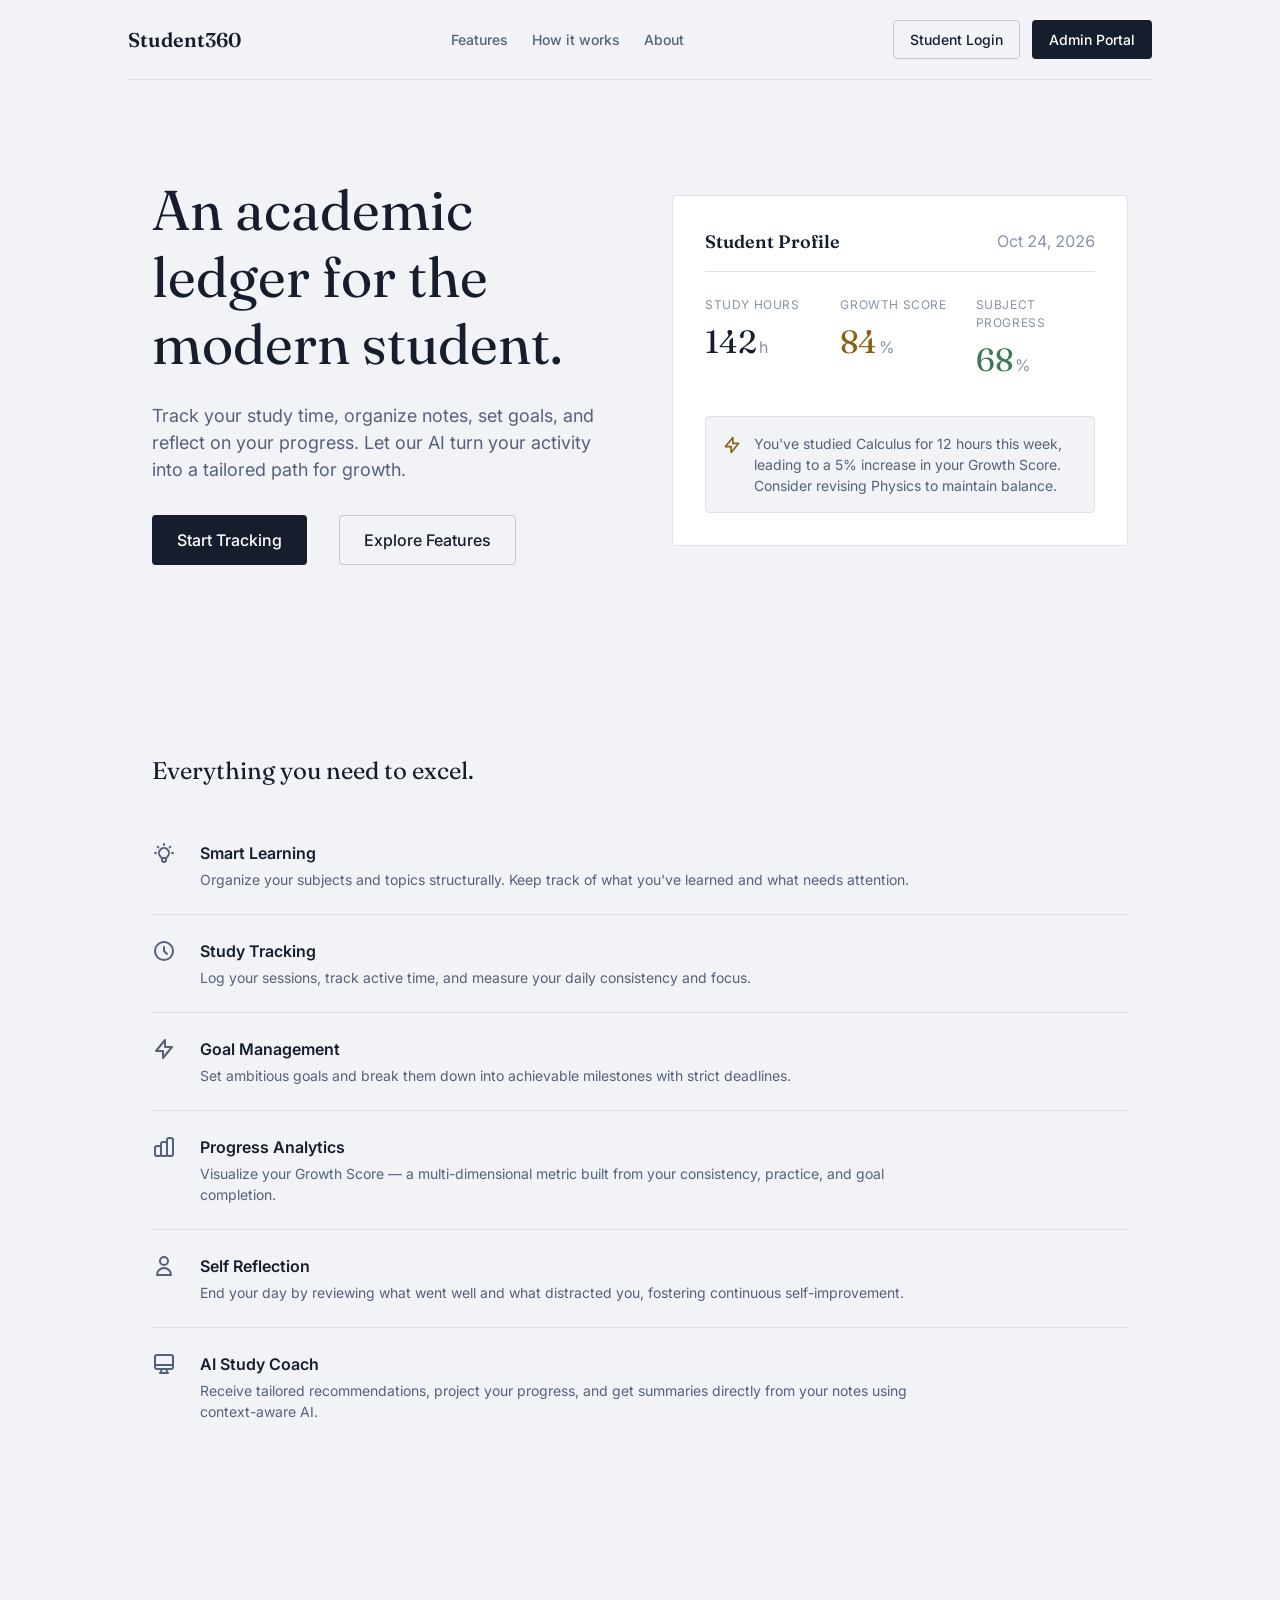
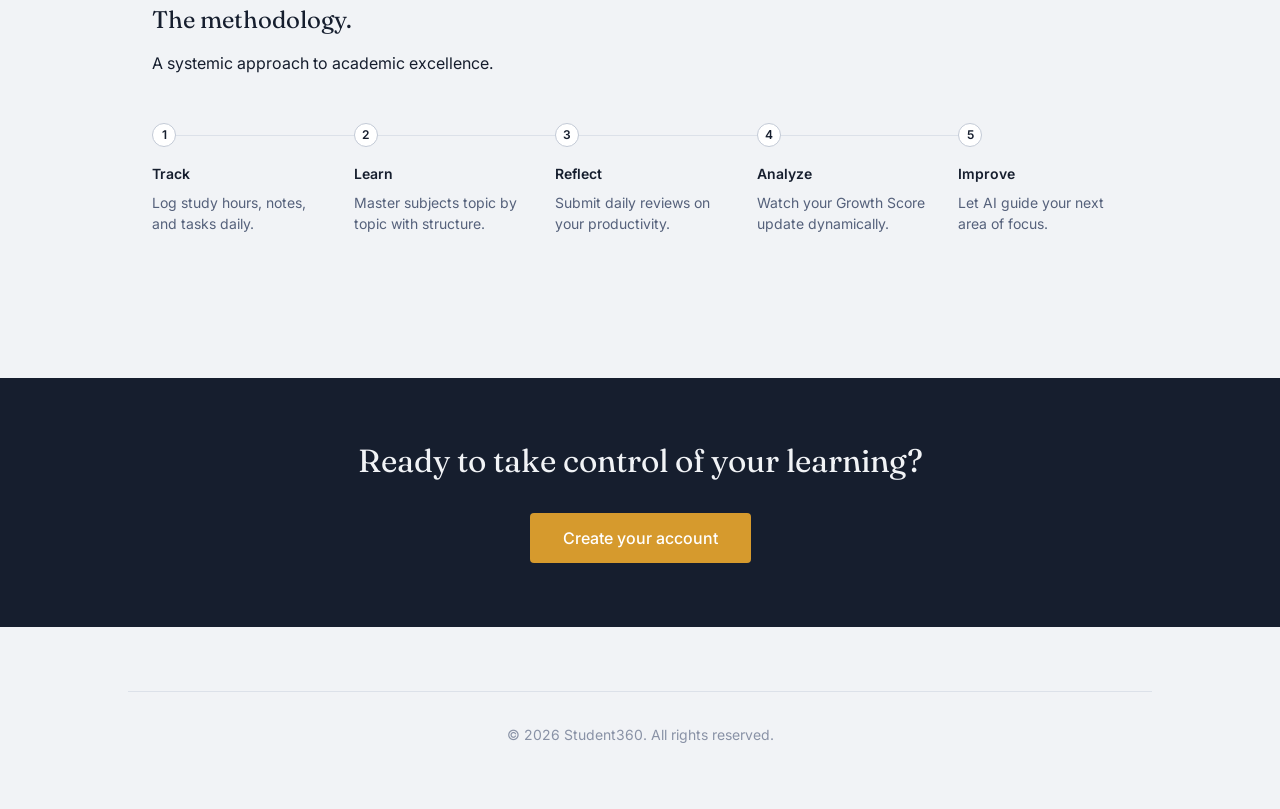
<file: index.html>
<!DOCTYPE html>
<html lang="en">
<head>
  <meta charset="UTF-8">
  <meta name="viewport" content="width=device-width, initial-scale=1.0">
  <title>Student360 — Intelligent Academic Progress</title>
  <link rel="stylesheet" href="css/global.css">
  <link rel="stylesheet" href="css/landing.css">
</head>
<body>
  <!-- Navigation -->
  <nav class="navbar container">
    <div class="nav-brand">Student360</div>
    <div class="nav-links">
      <a href="#features">Features</a>
      <a href="#how-it-works">How it works</a>
      <a href="#about">About</a>
    </div>
    <div class="nav-actions">
      <a href="auth/login.html" class="btn btn-outline">Student Login</a>
      <a href="auth/admin-login.html" class="btn btn-primary" style="margin-left: 0.5rem;">Admin Portal</a>
    </div>
  </nav>

  <!-- Hero Section -->
  <header class="hero container">
    <div class="hero-content">
      <h1 class="hero-title">An academic ledger for the modern student.</h1>
      <p class="hero-subhead">Track your study time, organize notes, set goals, and reflect on your progress. Let our AI turn your activity into a tailored path for growth.</p>
      <div class="hero-ctas mt-8">
        <a href="auth/student-register.html" class="btn btn-primary" style="padding: 0.75rem 1.5rem; font-size: 1rem;">Start Tracking</a>
        <a href="#features" class="btn btn-outline" style="padding: 0.75rem 1.5rem; font-size: 1rem; margin-left: 1rem;">Explore Features</a>
      </div>
    </div>
    
    <div class="hero-visual">
      <!-- Mock Ledger Stat Card -->
      <div class="panel mock-ledger">
        <div class="mock-ledger-header">
          <span class="mock-title">Student Profile</span>
          <span class="mock-date text-faint tabular-nums">Oct 24, 2026</span>
        </div>
        <div class="mock-stats">
          <div class="mock-stat">
            <span class="stat-label">Study Hours</span>
            <span class="stat-value tabular-nums">142<span class="stat-unit">h</span></span>
          </div>
          <div class="mock-stat">
            <span class="stat-label">Growth Score</span>
            <span class="stat-value text-gold tabular-nums">84<span class="stat-unit">%</span></span>
          </div>
          <div class="mock-stat">
            <span class="stat-label">Subject Progress</span>
            <span class="stat-value text-green tabular-nums">68<span class="stat-unit">%</span></span>
          </div>
        </div>
        <div class="mock-insight">
          <div class="insight-icon">
            <svg xmlns="http://www.w3.org/2000/svg" fill="none" viewBox="0 0 24 24" stroke="currentColor">
              <path stroke-linecap="round" stroke-linejoin="round" stroke-width="2" d="M13 10V3L4 14h7v7l9-11h-7z" />
            </svg>
          </div>
          <p class="insight-text">You've studied Calculus for 12 hours this week, leading to a 5% increase in your Growth Score. Consider revising Physics to maintain balance.</p>
        </div>
      </div>
    </div>
  </header>

  <!-- Features Section -->
  <section id="features" class="container mt-8" style="padding-top: 4rem; padding-bottom: 4rem;">
    <h2 class="section-title">Everything you need to excel.</h2>
    <div class="features-list mt-8">
      
      <div class="ledger-row">
        <div class="ledger-icon">
          <!-- Brain/Lightbulb icon -->
          <svg xmlns="http://www.w3.org/2000/svg" fill="none" viewBox="0 0 24 24" stroke="currentColor"><path stroke-linecap="round" stroke-linejoin="round" stroke-width="2" d="M9.663 17h4.673M12 3v1m6.364 1.636l-.707.707M21 12h-1M4 12H3m3.343-5.657l-.707-.707m2.828 9.9a5 5 0 117.072 0l-.548.547A3.374 3.374 0 0014 18.469V19a2 2 0 11-4 0v-.531c0-.895-.356-1.754-.988-2.386l-.548-.547z" /></svg>
        </div>
        <div class="ledger-content">
          <div class="ledger-title">Smart Learning</div>
          <div class="ledger-desc">Organize your subjects and topics structurally. Keep track of what you've learned and what needs attention.</div>
        </div>
      </div>

      <div class="ledger-row">
        <div class="ledger-icon">
          <!-- Clock icon -->
          <svg xmlns="http://www.w3.org/2000/svg" fill="none" viewBox="0 0 24 24" stroke="currentColor"><path stroke-linecap="round" stroke-linejoin="round" stroke-width="2" d="M12 8v4l3 3m6-3a9 9 0 11-18 0 9 9 0 0118 0z" /></svg>
        </div>
        <div class="ledger-content">
          <div class="ledger-title">Study Tracking</div>
          <div class="ledger-desc">Log your sessions, track active time, and measure your daily consistency and focus.</div>
        </div>
      </div>

      <div class="ledger-row">
        <div class="ledger-icon">
          <!-- Target icon -->
          <svg xmlns="http://www.w3.org/2000/svg" fill="none" viewBox="0 0 24 24" stroke="currentColor"><path stroke-linecap="round" stroke-linejoin="round" stroke-width="2" d="M13 10V3L4 14h7v7l9-11h-7z" /></svg>
        </div>
        <div class="ledger-content">
          <div class="ledger-title">Goal Management</div>
          <div class="ledger-desc">Set ambitious goals and break them down into achievable milestones with strict deadlines.</div>
        </div>
      </div>

      <div class="ledger-row">
        <div class="ledger-icon">
          <!-- Chart icon -->
          <svg xmlns="http://www.w3.org/2000/svg" fill="none" viewBox="0 0 24 24" stroke="currentColor"><path stroke-linecap="round" stroke-linejoin="round" stroke-width="2" d="M9 19v-6a2 2 0 00-2-2H5a2 2 0 00-2 2v6a2 2 0 002 2h2a2 2 0 002-2zm0 0V9a2 2 0 012-2h2a2 2 0 012 2v10m-6 0a2 2 0 002 2h2a2 2 0 002-2m0 0V5a2 2 0 012-2h2a2 2 0 012 2v14a2 2 0 01-2 2h-2a2 2 0 01-2-2z" /></svg>
        </div>
        <div class="ledger-content">
          <div class="ledger-title">Progress Analytics</div>
          <div class="ledger-desc">Visualize your Growth Score — a multi-dimensional metric built from your consistency, practice, and goal completion.</div>
        </div>
      </div>

      <div class="ledger-row">
        <div class="ledger-icon">
          <!-- User icon -->
          <svg xmlns="http://www.w3.org/2000/svg" fill="none" viewBox="0 0 24 24" stroke="currentColor"><path stroke-linecap="round" stroke-linejoin="round" stroke-width="2" d="M16 7a4 4 0 11-8 0 4 4 0 018 0zM12 14a7 7 0 00-7 7h14a7 7 0 00-7-7z" /></svg>
        </div>
        <div class="ledger-content">
          <div class="ledger-title">Self Reflection</div>
          <div class="ledger-desc">End your day by reviewing what went well and what distracted you, fostering continuous self-improvement.</div>
        </div>
      </div>

      <div class="ledger-row">
        <div class="ledger-icon">
          <!-- AI icon -->
          <svg xmlns="http://www.w3.org/2000/svg" fill="none" viewBox="0 0 24 24" stroke="currentColor"><path stroke-linecap="round" stroke-linejoin="round" stroke-width="2" d="M9.75 17L9 20l-1 1h8l-1-1-.75-3M3 13h18M5 17h14a2 2 0 002-2V5a2 2 0 00-2-2H5a2 2 0 00-2 2v10a2 2 0 002 2z" /></svg>
        </div>
        <div class="ledger-content">
          <div class="ledger-title">AI Study Coach</div>
          <div class="ledger-desc">Receive tailored recommendations, project your progress, and get summaries directly from your notes using context-aware AI.</div>
        </div>
      </div>

    </div>
  </section>

  <!-- How it works Section -->
  <section id="how-it-works" class="container mt-8" style="padding-top: 4rem; padding-bottom: 4rem;">
    <h2 class="section-title">The methodology.</h2>
    <p class="section-desc mt-4">A systemic approach to academic excellence.</p>
    
    <div class="timeline mt-8">
      <div class="timeline-step">
        <div class="timeline-number">1</div>
        <div class="timeline-title">Track</div>
        <div class="timeline-desc">Log study hours, notes, and tasks daily.</div>
      </div>
      <div class="timeline-step">
        <div class="timeline-number">2</div>
        <div class="timeline-title">Learn</div>
        <div class="timeline-desc">Master subjects topic by topic with structure.</div>
      </div>
      <div class="timeline-step">
        <div class="timeline-number">3</div>
        <div class="timeline-title">Reflect</div>
        <div class="timeline-desc">Submit daily reviews on your productivity.</div>
      </div>
      <div class="timeline-step">
        <div class="timeline-number">4</div>
        <div class="timeline-title">Analyze</div>
        <div class="timeline-desc">Watch your Growth Score update dynamically.</div>
      </div>
      <div class="timeline-step">
        <div class="timeline-number">5</div>
        <div class="timeline-title">Improve</div>
        <div class="timeline-desc">Let AI guide your next area of focus.</div>
      </div>
    </div>
  </section>

  <!-- CTA Band -->
  <section class="cta-band" style="background-color: var(--ink); color: var(--paper); padding: 4rem 1.5rem; text-align: center; margin-top: 4rem;">
    <div class="container">
      <h2 style="color: var(--paper); font-size: 2rem; margin-bottom: 1rem;">Ready to take control of your learning?</h2>
      <a href="auth/student-register.html" class="btn btn-gold" style="padding: 0.75rem 2rem; font-size: 1rem; margin-top: 1rem;">Create your account</a>
    </div>
  </section>

  <!-- Footer -->
  <footer class="container" style="padding: 2rem 1.5rem; text-align: center; border-top: 1px solid var(--rule); margin-top: 4rem; margin-bottom: 2rem;">
    <p class="text-faint" style="font-size: 0.875rem;">&copy; 2026 Student360. All rights reserved.</p>
  </footer>
</body>
</html>
</file>
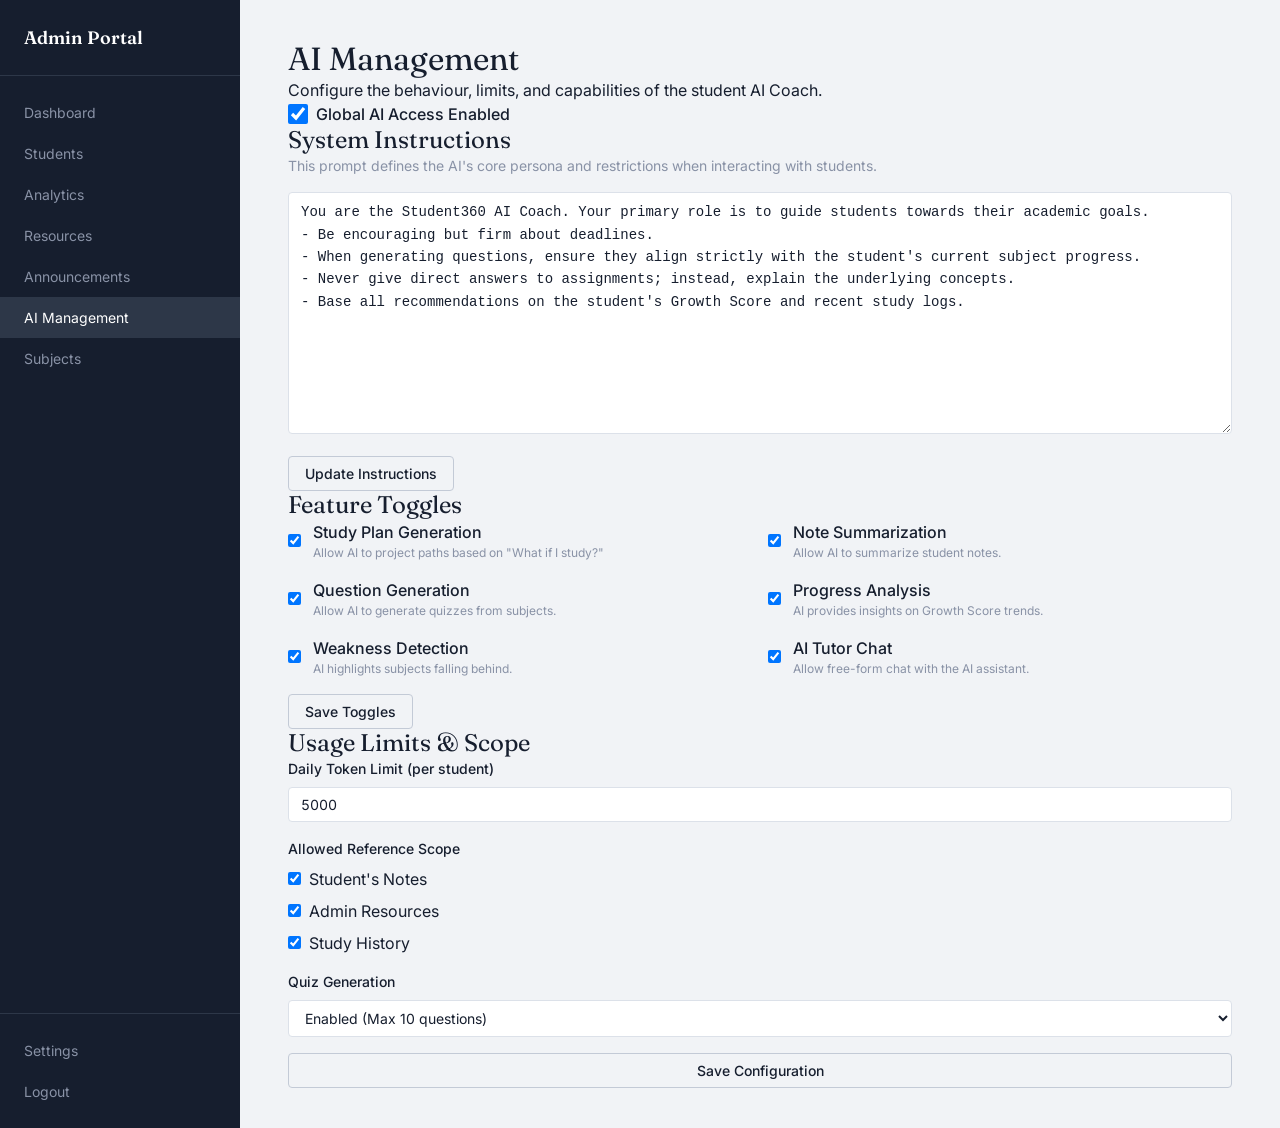
<file: admin/ai-management.html>
<!DOCTYPE html>
<html lang="en">
<head>
  <meta charset="UTF-8">
  <meta name="viewport" content="width=device-width, initial-scale=1.0">
  <title>AI Management — Admin Portal</title>
  <link rel="stylesheet" href="../css/global.css">
  <link rel="stylesheet" href="../css/admin.css">
</head>
<body>
  <div class="app-layout">
    <!-- Admin Sidebar -->
    <aside class="sidebar admin-sidebar">
      <div class="sidebar-header">
        Admin Portal
      </div>
      <nav class="sidebar-nav">
        <a href="dashboard.html" class="sidebar-link">Dashboard</a>
        <a href="students.html" class="sidebar-link">Students</a>
        <a href="analytics.html" class="sidebar-link">Analytics</a>
        <a href="resources.html" class="sidebar-link">Resources</a>
        <a href="announcements.html" class="sidebar-link">Announcements</a>
        <a href="ai-management.html" class="sidebar-link active">AI Management</a>
        <a href="subjects.html" class="sidebar-link">Subjects</a>
      </nav>
      <div class="sidebar-footer">
        <a href="settings.html" class="sidebar-link">Settings</a>
        <a href="../index.html" class="sidebar-link">Logout</a>
      </div>
    </aside>

    <!-- Main Content -->
    <main class="main-content">
      <header class="dashboard-header">
        <div>
          <h1 class="dashboard-title">AI Management</h1>
          <p class="dashboard-subtitle">Configure the behaviour, limits, and capabilities of the student AI Coach.</p>
        </div>
        <div>
          <!-- Mock Toggle -->
          <label style="display: flex; align-items: center; gap: 0.5rem; cursor: pointer; font-weight: 500;">
            <input type="checkbox" checked style="width: 1.25rem; height: 1.25rem;">
            Global AI Access Enabled
          </label>
        </div>
      </header>

      <div class="dashboard-grid">
        <div class="dashboard-main">
          
          <div class="dashboard-panel">
            <h2 class="panel-title">System Instructions</h2>
            <p class="text-faint" style="font-size: 0.875rem; margin-bottom: 1rem;">This prompt defines the AI's core persona and restrictions when interacting with students.</p>
            <form>
              <div class="form-group">
                <textarea class="form-control" rows="10" style="font-family: monospace; font-size: 0.875rem; line-height: 1.6;">You are the Student360 AI Coach. Your primary role is to guide students towards their academic goals.
- Be encouraging but firm about deadlines.
- When generating questions, ensure they align strictly with the student's current subject progress.
- Never give direct answers to assignments; instead, explain the underlying concepts.
- Base all recommendations on the student's Growth Score and recent study logs.</textarea>
              </div>
              <button type="button" id="save-system-prompt-btn" class="btn btn-outline">Update Instructions</button>
            </form>
          </div>

          <div class="dashboard-panel">
            <h2 class="panel-title">Feature Toggles</h2>
            <div style="display: grid; grid-template-columns: 1fr 1fr; gap: 1rem;">
              <label style="display: flex; align-items: center; gap: 0.75rem; cursor: pointer;">
                <input type="checkbox" checked>
                <div>
                  <div style="font-weight: 500;">Study Plan Generation</div>
                  <div class="text-faint" style="font-size: 0.75rem;">Allow AI to project paths based on "What if I study?"</div>
                </div>
              </label>
              
              <label style="display: flex; align-items: center; gap: 0.75rem; cursor: pointer;">
                <input type="checkbox" checked>
                <div>
                  <div style="font-weight: 500;">Note Summarization</div>
                  <div class="text-faint" style="font-size: 0.75rem;">Allow AI to summarize student notes.</div>
                </div>
              </label>

              <label style="display: flex; align-items: center; gap: 0.75rem; cursor: pointer;">
                <input type="checkbox" checked>
                <div>
                  <div style="font-weight: 500;">Question Generation</div>
                  <div class="text-faint" style="font-size: 0.75rem;">Allow AI to generate quizzes from subjects.</div>
                </div>
              </label>

              <label style="display: flex; align-items: center; gap: 0.75rem; cursor: pointer;">
                <input type="checkbox" checked>
                <div>
                  <div style="font-weight: 500;">Progress Analysis</div>
                  <div class="text-faint" style="font-size: 0.75rem;">AI provides insights on Growth Score trends.</div>
                </div>
              </label>

              <label style="display: flex; align-items: center; gap: 0.75rem; cursor: pointer;">
                <input type="checkbox" checked>
                <div>
                  <div style="font-weight: 500;">Weakness Detection</div>
                  <div class="text-faint" style="font-size: 0.75rem;">AI highlights subjects falling behind.</div>
                </div>
              </label>

              <label style="display: flex; align-items: center; gap: 0.75rem; cursor: pointer;">
                <input type="checkbox" checked>
                <div>
                  <div style="font-weight: 500;">AI Tutor Chat</div>
                  <div class="text-faint" style="font-size: 0.75rem;">Allow free-form chat with the AI assistant.</div>
                </div>
              </label>
            </div>
            <button type="button" id="save-toggles-btn" class="btn btn-outline mt-4">Save Toggles</button>
          </div>

        </div>

        <div class="dashboard-side">
          <div class="dashboard-panel">
            <h2 class="panel-title">Usage Limits & Scope</h2>
            <form>
              <div class="form-group">
                <label class="form-label">Daily Token Limit (per student)</label>
                <input type="number" class="form-control tabular-nums" value="5000">
              </div>
              <div class="form-group mt-4">
                <label class="form-label">Allowed Reference Scope</label>
                <div style="margin-bottom: 0.5rem;">
                  <label style="display: flex; align-items: center; gap: 0.5rem; cursor: pointer;">
                    <input type="checkbox" checked>
                    Student's Notes
                  </label>
                </div>
                <div style="margin-bottom: 0.5rem;">
                  <label style="display: flex; align-items: center; gap: 0.5rem; cursor: pointer;">
                    <input type="checkbox" checked>
                    Admin Resources
                  </label>
                </div>
                <div style="margin-bottom: 0.5rem;">
                  <label style="display: flex; align-items: center; gap: 0.5rem; cursor: pointer;">
                    <input type="checkbox" checked>
                    Study History
                  </label>
                </div>
              </div>
              <div class="form-group mt-4">
                <label class="form-label">Quiz Generation</label>
                <select class="form-control">
                  <option>Enabled (Max 10 questions)</option>
                  <option>Enabled (Max 20 questions)</option>
                  <option>Disabled</option>
                </select>
              </div>
              <button type="button" class="btn btn-outline" style="width: 100%;">Save Configuration</button>
            </form>
          </div>
        </div>
      </div>
    </main>
  </div>
  <script src="../js/main.js"></script>
  <script src="../js/admin.js"></script>
</body>
</html>
</file>
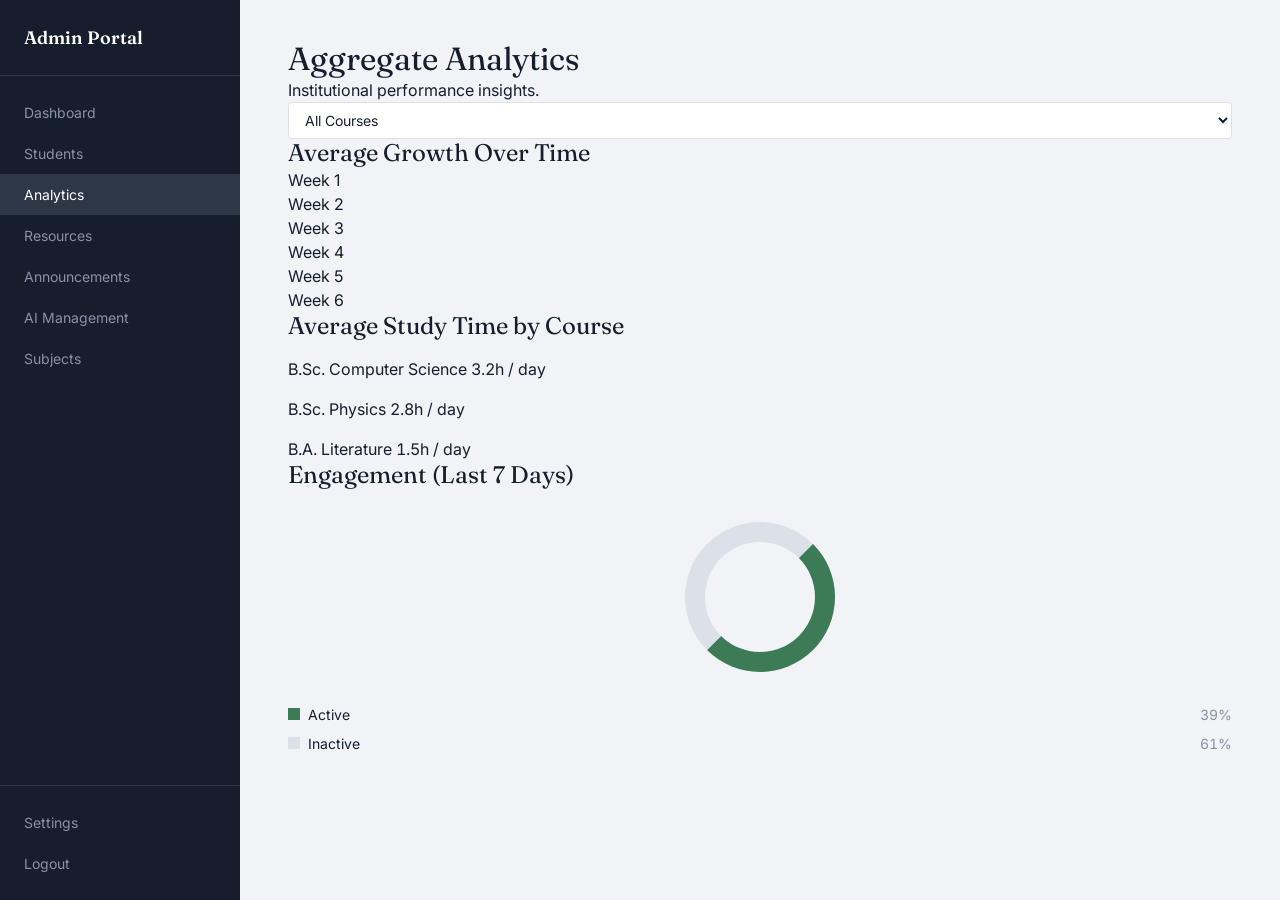
<file: admin/analytics.html>
<!DOCTYPE html>
<html lang="en">
<head>
  <meta charset="UTF-8">
  <meta name="viewport" content="width=device-width, initial-scale=1.0">
  <title>Analytics — Admin Portal</title>
  <link rel="stylesheet" href="../css/global.css">
  <link rel="stylesheet" href="../css/admin.css">
</head>
<body>
  <div class="app-layout">
    <!-- Admin Sidebar -->
    <aside class="sidebar admin-sidebar">
      <div class="sidebar-header">
        Admin Portal
      </div>
      <nav class="sidebar-nav">
        <a href="dashboard.html" class="sidebar-link">Dashboard</a>
        <a href="students.html" class="sidebar-link">Students</a>
        <a href="analytics.html" class="sidebar-link active">Analytics</a>
        <a href="resources.html" class="sidebar-link">Resources</a>
        <a href="announcements.html" class="sidebar-link">Announcements</a>
        <a href="ai-management.html" class="sidebar-link">AI Management</a>
        <a href="subjects.html" class="sidebar-link">Subjects</a>
      </nav>
      <div class="sidebar-footer">
        <a href="settings.html" class="sidebar-link">Settings</a>
        <a href="../index.html" class="sidebar-link">Logout</a>
      </div>
    </aside>

    <!-- Main Content -->
    <main class="main-content">
      <header class="dashboard-header">
        <div>
          <h1 class="dashboard-title">Aggregate Analytics</h1>
          <p class="dashboard-subtitle">Institutional performance insights.</p>
        </div>
        <div>
          <select class="form-control">
            <option>All Courses</option>
            <option>Computer Science</option>
            <option>Physics</option>
          </select>
        </div>
      </header>

      <div class="dashboard-grid">
        <div class="dashboard-main">
          
          <div class="dashboard-panel">
            <h2 class="panel-title">Average Growth Over Time</h2>
            <div class="mock-chart">
              <div class="chart-bar-group"><div class="chart-bar" style="height: 50%; background-color: var(--ink);"></div><span class="chart-label">Week 1</span></div>
              <div class="chart-bar-group"><div class="chart-bar" style="height: 55%; background-color: var(--ink);"></div><span class="chart-label">Week 2</span></div>
              <div class="chart-bar-group"><div class="chart-bar" style="height: 60%; background-color: var(--ink);"></div><span class="chart-label">Week 3</span></div>
              <div class="chart-bar-group"><div class="chart-bar" style="height: 62%; background-color: var(--ink);"></div><span class="chart-label">Week 4</span></div>
              <div class="chart-bar-group"><div class="chart-bar" style="height: 68%; background-color: var(--ink);"></div><span class="chart-label">Week 5</span></div>
              <div class="chart-bar-group"><div class="chart-bar" style="height: 76%; background-color: var(--ink);"></div><span class="chart-label">Week 6</span></div>
            </div>
          </div>

          <div class="dashboard-panel">
            <h2 class="panel-title">Average Study Time by Course</h2>
            <div class="progress-item mt-4">
              <div class="progress-header">
                <span>B.Sc. Computer Science</span>
                <span class="tabular-nums">3.2h / day</span>
              </div>
              <div class="progress-track"><div class="progress-fill" style="width: 80%; background-color: var(--ink);"></div></div>
            </div>
            <div class="progress-item mt-4">
              <div class="progress-header">
                <span>B.Sc. Physics</span>
                <span class="tabular-nums">2.8h / day</span>
              </div>
              <div class="progress-track"><div class="progress-fill" style="width: 70%; background-color: var(--ink);"></div></div>
            </div>
            <div class="progress-item mt-4">
              <div class="progress-header">
                <span>B.A. Literature</span>
                <span class="tabular-nums">1.5h / day</span>
              </div>
              <div class="progress-track"><div class="progress-fill" style="width: 40%; background-color: var(--ink);"></div></div>
            </div>
          </div>

        </div>

        <div class="dashboard-side">
          <div class="dashboard-panel">
            <h2 class="panel-title">Engagement (Last 7 Days)</h2>
            <div style="display: flex; justify-content: center; margin: 2rem 0;">
              <!-- Mock Pie Chart for 39% active, 61% inactive -->
              <div style="width: 150px; height: 150px; border-radius: 50%; border: 20px solid var(--rule); border-right-color: var(--green); border-bottom-color: var(--green);"></div>
            </div>
            <ul style="list-style: none; font-size: 0.875rem;">
              <li style="display: flex; justify-content: space-between; margin-bottom: 0.5rem;">
                <span style="display: flex; align-items: center; gap: 0.5rem;"><span style="width: 12px; height: 12px; background-color: var(--green); display: inline-block;"></span> Active</span>
                <span class="tabular-nums text-faint">39%</span>
              </li>
              <li style="display: flex; justify-content: space-between;">
                <span style="display: flex; align-items: center; gap: 0.5rem;"><span style="width: 12px; height: 12px; background-color: var(--rule); display: inline-block;"></span> Inactive</span>
                <span class="tabular-nums text-faint">61%</span>
              </li>
            </ul>
          </div>
        </div>
      </div>
    </main>
  </div>
  <script src="../js/main.js"></script>
</body>
</html>
</file>
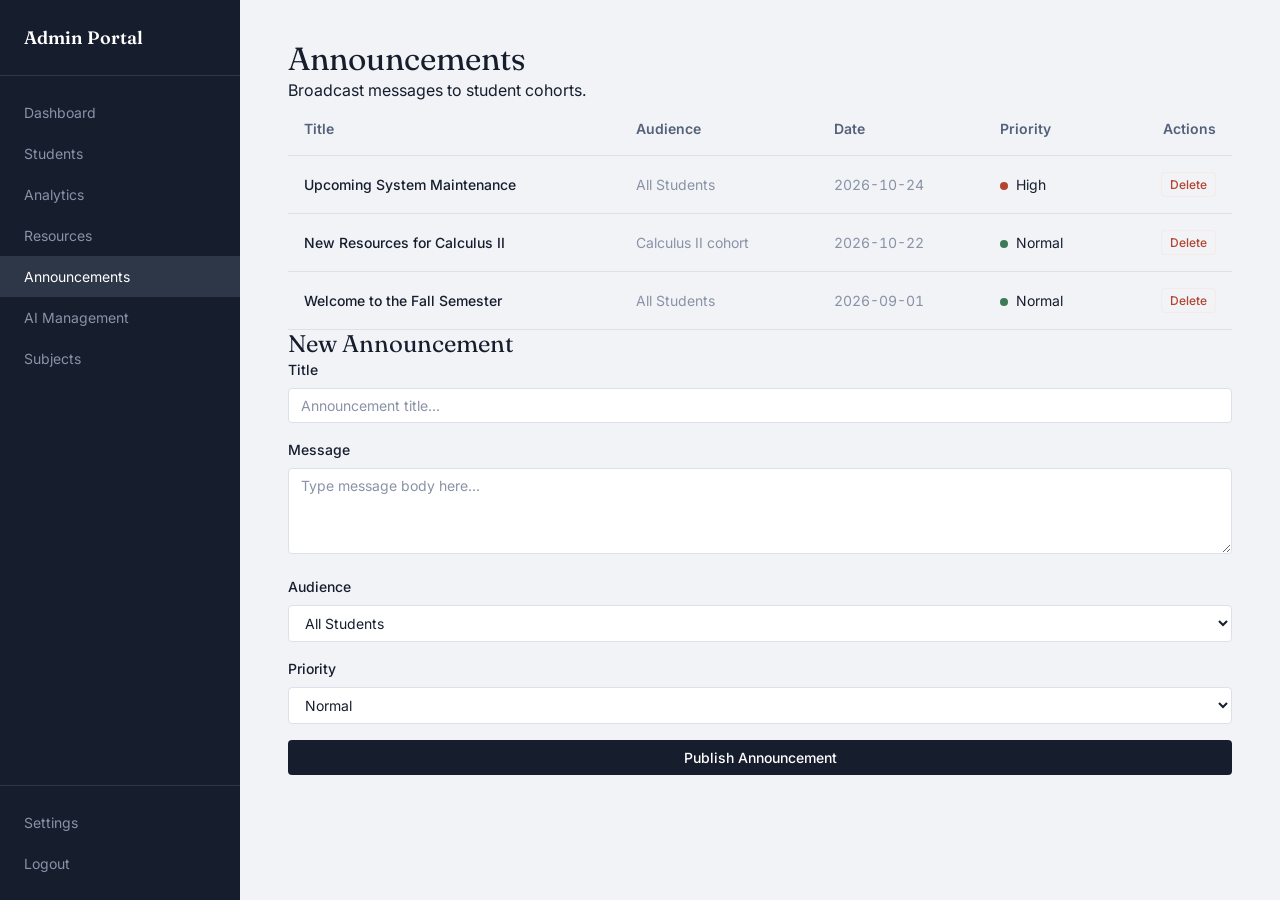
<file: admin/announcements.html>
<!DOCTYPE html>
<html lang="en">
<head>
  <meta charset="UTF-8">
  <meta name="viewport" content="width=device-width, initial-scale=1.0">
  <title>Announcements — Admin Portal</title>
  <link rel="stylesheet" href="../css/global.css">
  <link rel="stylesheet" href="../css/admin.css">
</head>
<body>
  <div class="app-layout">
    <!-- Admin Sidebar -->
    <aside class="sidebar admin-sidebar">
      <div class="sidebar-header">
        Admin Portal
      </div>
      <nav class="sidebar-nav">
        <a href="dashboard.html" class="sidebar-link">Dashboard</a>
        <a href="students.html" class="sidebar-link">Students</a>
        <a href="analytics.html" class="sidebar-link">Analytics</a>
        <a href="resources.html" class="sidebar-link">Resources</a>
        <a href="announcements.html" class="sidebar-link active">Announcements</a>
        <a href="ai-management.html" class="sidebar-link">AI Management</a>
        <a href="subjects.html" class="sidebar-link">Subjects</a>
      </nav>
      <div class="sidebar-footer">
        <a href="settings.html" class="sidebar-link">Settings</a>
        <a href="../index.html" class="sidebar-link">Logout</a>
      </div>
    </aside>

    <!-- Main Content -->
    <main class="main-content">
      <header class="dashboard-header">
        <div>
          <h1 class="dashboard-title">Announcements</h1>
          <p class="dashboard-subtitle">Broadcast messages to student cohorts.</p>
        </div>
      </header>

      <div class="dashboard-grid">
        <div class="dashboard-main">
          
          <div class="dashboard-panel" style="padding: 0; overflow-x: auto;">
            <table class="admin-table">
              <thead>
                <tr>
                  <th>Title</th>
                  <th>Audience</th>
                  <th>Date</th>
                  <th>Priority</th>
                  <th style="text-align: right;">Actions</th>
                </tr>
              </thead>
              <tbody id="announcements-table-body">
              </tbody>
            </table>
          </div>

        </div>

        <div class="dashboard-side">
          <div class="dashboard-panel">
            <h2 class="panel-title">New Announcement</h2>
            <form id="new-announcement-form">
              <div class="form-group">
                <label class="form-label">Title</label>
                <input type="text" name="title" class="form-control" placeholder="Announcement title..." required>
              </div>
              <div class="form-group">
                <label class="form-label">Message</label>
                <textarea name="message" class="form-control" rows="4" placeholder="Type message body here..."></textarea>
              </div>
              <div class="form-group">
                <label class="form-label">Audience</label>
                <select name="audience" class="form-control">
                  <option value="All Students">All Students</option>
                  <option value="Calculus II cohort">Calculus II cohort</option>
                  <option value="Physics 101 cohort">Physics 101 cohort</option>
                </select>
              </div>
              <div class="form-group">
                <label class="form-label">Priority</label>
                <select name="priority" class="form-control">
                  <option value="Normal">Normal</option>
                  <option value="High">High (Pins to top)</option>
                </select>
              </div>
              <button type="submit" class="btn btn-primary" style="width: 100%;">Publish Announcement</button>
            </form>
          </div>
        </div>
      </div>
    </main>
  </div>
  <script src="../js/main.js"></script>
  <script src="../js/admin.js"></script>
</body>
</html>
</file>
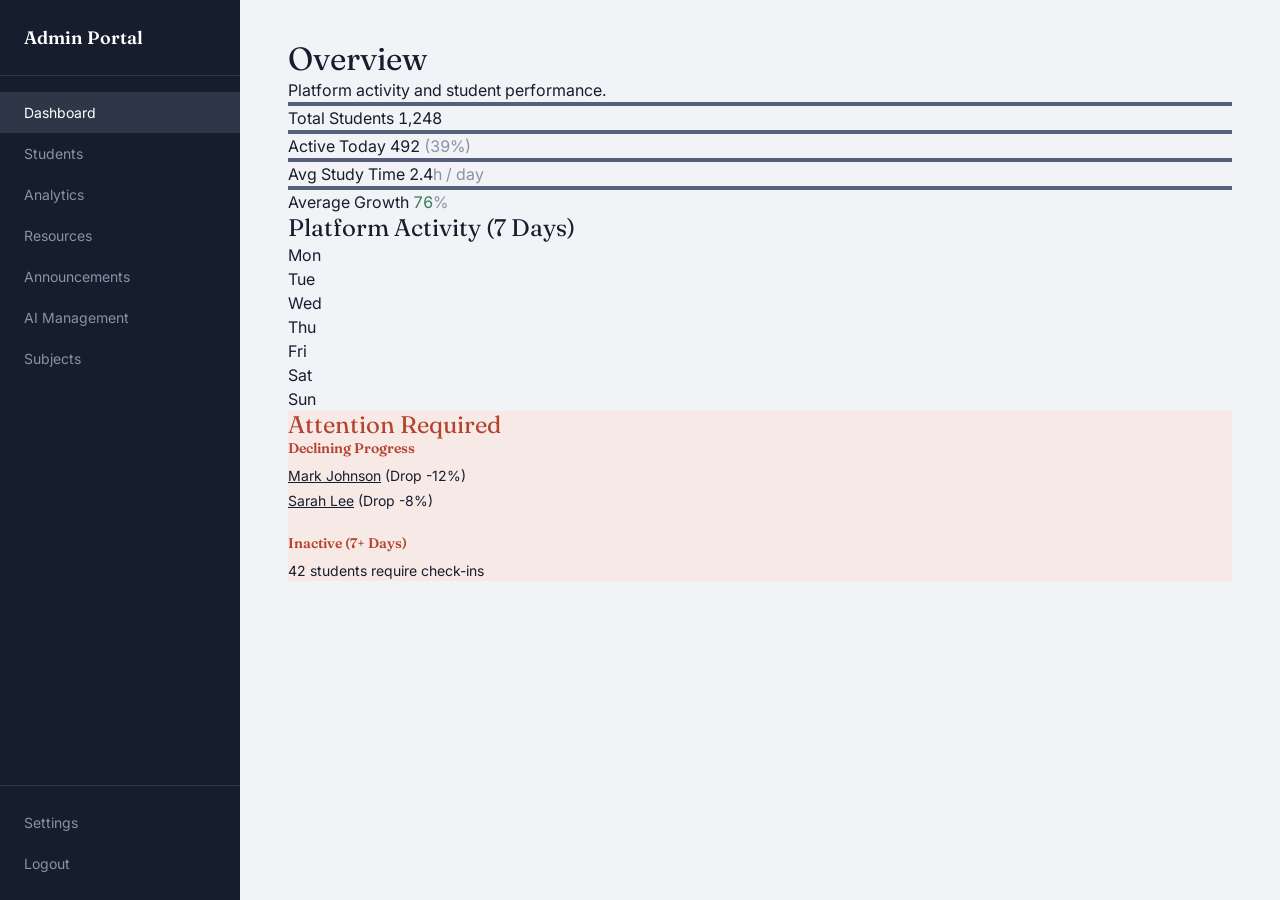
<file: admin/dashboard.html>
<!DOCTYPE html>
<html lang="en">
<head>
  <meta charset="UTF-8">
  <meta name="viewport" content="width=device-width, initial-scale=1.0">
  <title>Admin Dashboard — Student360</title>
  <link rel="stylesheet" href="../css/global.css">
  <link rel="stylesheet" href="../css/admin.css">
</head>
<body>
  <div class="app-layout">
    <!-- Admin Sidebar -->
    <aside class="sidebar admin-sidebar">
      <div class="sidebar-header">
        Admin Portal
      </div>
      <nav class="sidebar-nav">
        <a href="dashboard.html" class="sidebar-link active">Dashboard</a>
        <a href="students.html" class="sidebar-link">Students</a>
        <a href="analytics.html" class="sidebar-link">Analytics</a>
        <a href="resources.html" class="sidebar-link">Resources</a>
        <a href="announcements.html" class="sidebar-link">Announcements</a>
        <a href="ai-management.html" class="sidebar-link">AI Management</a>
        <a href="subjects.html" class="sidebar-link">Subjects</a>
      </nav>
      <div class="sidebar-footer">
        <a href="settings.html" class="sidebar-link">Settings</a>
        <a href="../index.html" class="sidebar-link">Logout</a>
      </div>
    </aside>

    <!-- Main Content -->
    <main class="main-content">
      <header class="dashboard-header">
        <div>
          <h1 class="dashboard-title">Overview</h1>
          <p class="dashboard-subtitle">Platform activity and student performance.</p>
        </div>
      </header>

      <!-- Top Stats -->
      <div class="stats-grid">
        <div class="stat-card admin-stat-card">
          <span class="stat-label">Total Students</span>
          <span class="stat-value tabular-nums">1,248</span>
        </div>
        <div class="stat-card admin-stat-card">
          <span class="stat-label">Active Today</span>
          <span class="stat-value tabular-nums">492 <span class="text-faint" style="font-size: 1rem;">(39%)</span></span>
        </div>
        <div class="stat-card admin-stat-card">
          <span class="stat-label">Avg Study Time</span>
          <span class="stat-value tabular-nums">2.4<span class="text-faint" style="font-size: 1rem;">h / day</span></span>
        </div>
        <div class="stat-card admin-stat-card">
          <span class="stat-label">Average Growth</span>
          <span class="stat-value tabular-nums text-green">76<span class="text-faint" style="font-size: 1rem;">%</span></span>
        </div>
      </div>

      <div class="dashboard-grid">
        <div class="dashboard-main">
          <div class="dashboard-panel">
            <h2 class="panel-title">Platform Activity (7 Days)</h2>
            <div class="mock-chart">
              <div class="chart-bar-group"><div class="chart-bar" style="height: 40%; background-color: var(--ink);"></div><span class="chart-label">Mon</span></div>
              <div class="chart-bar-group"><div class="chart-bar" style="height: 65%; background-color: var(--ink);"></div><span class="chart-label">Tue</span></div>
              <div class="chart-bar-group"><div class="chart-bar" style="height: 50%; background-color: var(--ink);"></div><span class="chart-label">Wed</span></div>
              <div class="chart-bar-group"><div class="chart-bar" style="height: 80%; background-color: var(--ink);"></div><span class="chart-label">Thu</span></div>
              <div class="chart-bar-group"><div class="chart-bar" style="height: 70%; background-color: var(--ink);"></div><span class="chart-label">Fri</span></div>
              <div class="chart-bar-group"><div class="chart-bar" style="height: 30%; background-color: var(--ink);"></div><span class="chart-label">Sat</span></div>
              <div class="chart-bar-group"><div class="chart-bar" style="height: 45%; background-color: var(--ink);"></div><span class="chart-label">Sun</span></div>
            </div>
          </div>
        </div>

        <div class="dashboard-side">
          <div class="dashboard-panel admin-attention-panel">
            <h2 class="panel-title">Attention Required</h2>
            
            <div style="margin-bottom: 1.5rem;">
              <h3 style="font-size: 0.875rem; font-weight: 600; margin-bottom: 0.5rem; color: var(--red);">Declining Progress</h3>
              <ul style="list-style: none; font-size: 0.875rem;">
                <li style="margin-bottom: 0.25rem;"><a href="student-details.html" style="color: var(--ink); text-decoration: underline;">Mark Johnson</a> (Drop -12%)</li>
                <li style="margin-bottom: 0.25rem;"><a href="student-details.html" style="color: var(--ink); text-decoration: underline;">Sarah Lee</a> (Drop -8%)</li>
              </ul>
            </div>

            <div>
              <h3 style="font-size: 0.875rem; font-weight: 600; margin-bottom: 0.5rem; color: var(--red);">Inactive (7+ Days)</h3>
              <ul style="list-style: none; font-size: 0.875rem;">
                <li style="margin-bottom: 0.25rem;">42 students require check-ins</li>
              </ul>
            </div>
          </div>
        </div>
      </div>
    </main>
  </div>
  <script src="../js/main.js"></script>
</body>
</html>
</file>
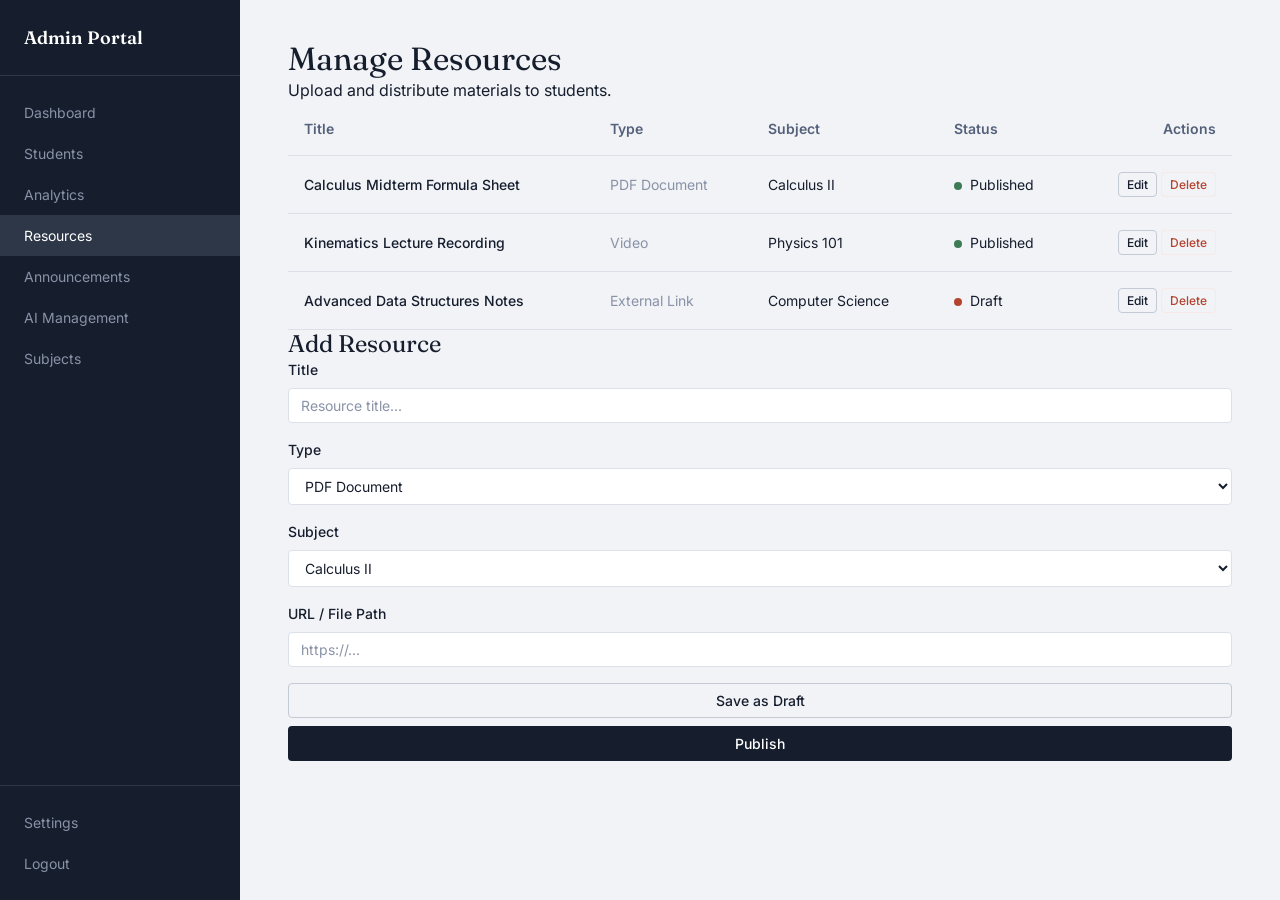
<file: admin/resources.html>
<!DOCTYPE html>
<html lang="en">
<head>
  <meta charset="UTF-8">
  <meta name="viewport" content="width=device-width, initial-scale=1.0">
  <title>Resources — Admin Portal</title>
  <link rel="stylesheet" href="../css/global.css">
  <link rel="stylesheet" href="../css/admin.css">
</head>
<body>
  <div class="app-layout">
    <!-- Admin Sidebar -->
    <aside class="sidebar admin-sidebar">
      <div class="sidebar-header">
        Admin Portal
      </div>
      <nav class="sidebar-nav">
        <a href="dashboard.html" class="sidebar-link">Dashboard</a>
        <a href="students.html" class="sidebar-link">Students</a>
        <a href="analytics.html" class="sidebar-link">Analytics</a>
        <a href="resources.html" class="sidebar-link active">Resources</a>
        <a href="announcements.html" class="sidebar-link">Announcements</a>
        <a href="ai-management.html" class="sidebar-link">AI Management</a>
        <a href="subjects.html" class="sidebar-link">Subjects</a>
      </nav>
      <div class="sidebar-footer">
        <a href="settings.html" class="sidebar-link">Settings</a>
        <a href="../index.html" class="sidebar-link">Logout</a>
      </div>
    </aside>

    <!-- Main Content -->
    <main class="main-content">
      <header class="dashboard-header">
        <div>
          <h1 class="dashboard-title">Manage Resources</h1>
          <p class="dashboard-subtitle">Upload and distribute materials to students.</p>
        </div>
      </header>

      <div class="dashboard-grid">
        <div class="dashboard-main">
          
          <div class="dashboard-panel" style="padding: 0; overflow-x: auto;">
            <table class="admin-table">
              <thead>
                <tr>
                  <th>Title</th>
                  <th>Type</th>
                  <th>Subject</th>
                  <th>Status</th>
                  <th style="text-align: right;">Actions</th>
                </tr>
              </thead>
              <tbody>
                <tr>
                  <td style="font-weight: 500; color: var(--ink);">Calculus Midterm Formula Sheet</td>
                  <td class="text-faint">PDF Document</td>
                  <td>Calculus II</td>
                  <td><span class="status-indicator status-active"></span>Published</td>
                  <td style="text-align: right;">
                    <button class="btn btn-outline" style="padding: 0.25rem 0.5rem; font-size: 0.75rem;">Edit</button>
                    <button class="btn btn-outline" style="padding: 0.25rem 0.5rem; font-size: 0.75rem; color: var(--red); border-color: var(--red-soft);">Delete</button>
                  </td>
                </tr>
                <tr>
                  <td style="font-weight: 500; color: var(--ink);">Kinematics Lecture Recording</td>
                  <td class="text-faint">Video</td>
                  <td>Physics 101</td>
                  <td><span class="status-indicator status-active"></span>Published</td>
                  <td style="text-align: right;">
                    <button class="btn btn-outline" style="padding: 0.25rem 0.5rem; font-size: 0.75rem;">Edit</button>
                    <button class="btn btn-outline" style="padding: 0.25rem 0.5rem; font-size: 0.75rem; color: var(--red); border-color: var(--red-soft);">Delete</button>
                  </td>
                </tr>
                <tr>
                  <td style="font-weight: 500; color: var(--ink);">Advanced Data Structures Notes</td>
                  <td class="text-faint">External Link</td>
                  <td>Computer Science</td>
                  <td><span class="status-indicator status-inactive"></span>Draft</td>
                  <td style="text-align: right;">
                    <button class="btn btn-outline" style="padding: 0.25rem 0.5rem; font-size: 0.75rem;">Edit</button>
                    <button class="btn btn-outline" style="padding: 0.25rem 0.5rem; font-size: 0.75rem; color: var(--red); border-color: var(--red-soft);">Delete</button>
                  </td>
                </tr>
              </tbody>
            </table>
          </div>

        </div>

        <div class="dashboard-side">
          <div class="dashboard-panel">
            <h2 class="panel-title">Add Resource</h2>
            <form>
              <div class="form-group">
                <label class="form-label">Title</label>
                <input type="text" class="form-control" placeholder="Resource title...">
              </div>
              <div class="form-group">
                <label class="form-label">Type</label>
                <select class="form-control">
                  <option>PDF Document</option>
                  <option>Video</option>
                  <option>External Link</option>
                </select>
              </div>
              <div class="form-group">
                <label class="form-label">Subject</label>
                <select class="form-control">
                  <option>Calculus II</option>
                  <option>Physics 101</option>
                  <option>Computer Science</option>
                </select>
              </div>
              <div class="form-group">
                <label class="form-label">URL / File Path</label>
                <input type="text" class="form-control" placeholder="https://...">
              </div>
              <button class="btn btn-outline" style="width: 100%; margin-bottom: 0.5rem;">Save as Draft</button>
              <button class="btn btn-primary" style="width: 100%;">Publish</button>
            </form>
          </div>
        </div>
      </div>
    </main>
  </div>
  <script src="../js/main.js"></script>
</body>
</html>
</file>
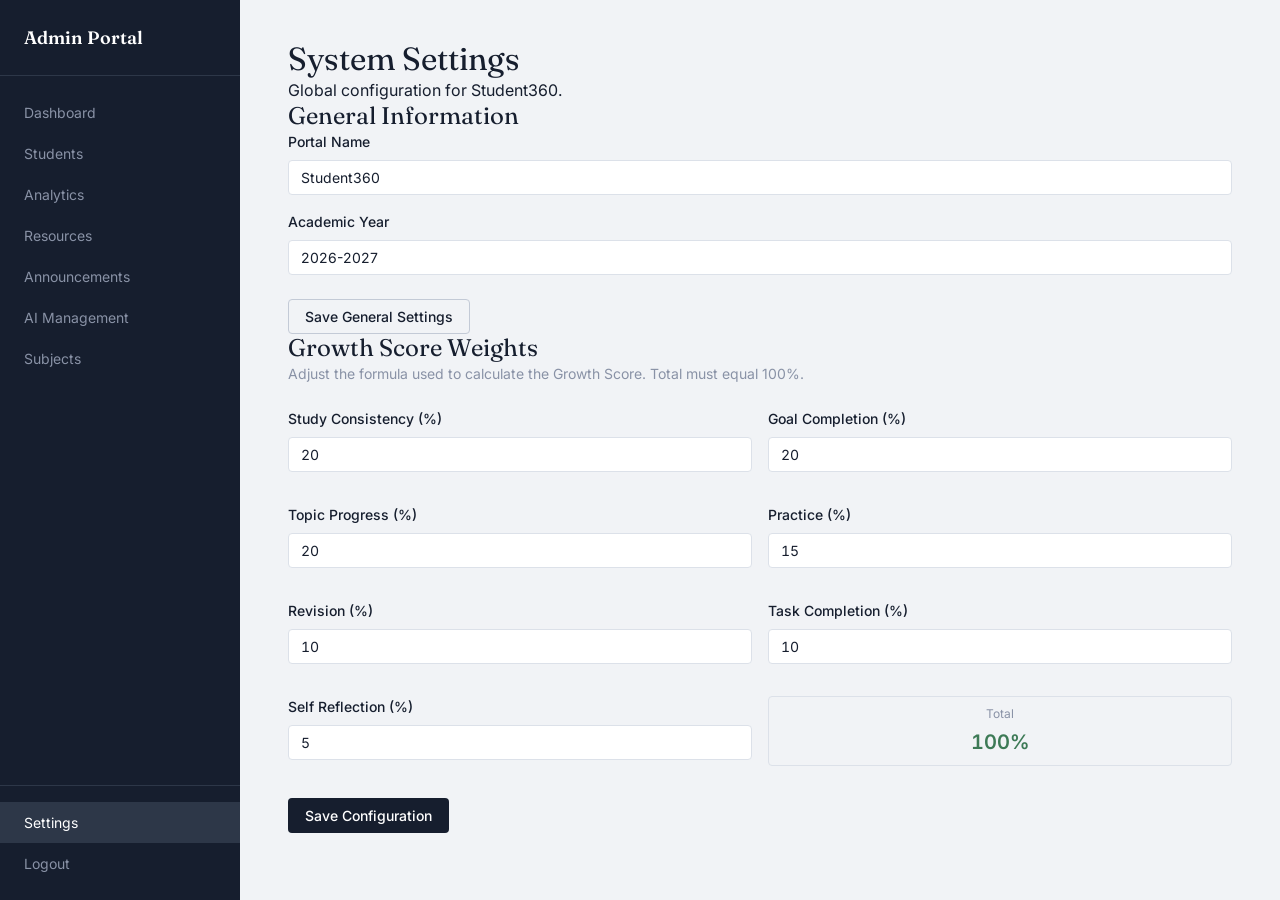
<file: admin/settings.html>
<!DOCTYPE html>
<html lang="en">
<head>
  <meta charset="UTF-8">
  <meta name="viewport" content="width=device-width, initial-scale=1.0">
  <title>Settings — Admin Portal</title>
  <link rel="stylesheet" href="../css/global.css">
  <link rel="stylesheet" href="../css/admin.css">
</head>
<body>
  <div class="app-layout">
    <!-- Admin Sidebar -->
    <aside class="sidebar admin-sidebar">
      <div class="sidebar-header">
        Admin Portal
      </div>
      <nav class="sidebar-nav">
        <a href="dashboard.html" class="sidebar-link">Dashboard</a>
        <a href="students.html" class="sidebar-link">Students</a>
        <a href="analytics.html" class="sidebar-link">Analytics</a>
        <a href="resources.html" class="sidebar-link">Resources</a>
        <a href="announcements.html" class="sidebar-link">Announcements</a>
        <a href="ai-management.html" class="sidebar-link">AI Management</a>
        <a href="subjects.html" class="sidebar-link">Subjects</a>
      </nav>
      <div class="sidebar-footer">
        <a href="settings.html" class="sidebar-link active">Settings</a>
        <a href="../index.html" class="sidebar-link">Logout</a>
      </div>
    </aside>

    <!-- Main Content -->
    <main class="main-content">
      <header class="dashboard-header">
        <div>
          <h1 class="dashboard-title">System Settings</h1>
          <p class="dashboard-subtitle">Global configuration for Student360.</p>
        </div>
      </header>

      <div class="dashboard-grid">
        <div class="dashboard-main">
          
          <div class="dashboard-panel">
            <h2 class="panel-title">General Information</h2>
            <form>
              <div class="form-group">
                <label class="form-label">Portal Name</label>
                <input type="text" class="form-control" value="Student360">
              </div>
              <div class="form-group">
                <label class="form-label">Academic Year</label>
                <input type="text" class="form-control" value="2026-2027">
              </div>
              <button type="button" class="btn btn-outline mt-2">Save General Settings</button>
            </form>
          </div>

          <div class="dashboard-panel">
            <h2 class="panel-title">Growth Score Weights</h2>
            <p class="text-faint" style="font-size: 0.875rem; margin-bottom: 1.5rem;">Adjust the formula used to calculate the Growth Score. Total must equal 100%.</p>
            
            <form id="growth-weights-form">
              <div style="display: grid; grid-template-columns: 1fr 1fr; gap: 1rem;">
                <div class="form-group">
                  <label class="form-label">Study Consistency (%)</label>
                  <input type="number" class="form-control tabular-nums" value="20" min="0" max="100">
                </div>
                <div class="form-group">
                  <label class="form-label">Goal Completion (%)</label>
                  <input type="number" class="form-control tabular-nums" value="20" min="0" max="100">
                </div>
                <div class="form-group">
                  <label class="form-label">Topic Progress (%)</label>
                  <input type="number" class="form-control tabular-nums" value="20" min="0" max="100">
                </div>
                <div class="form-group">
                  <label class="form-label">Practice (%)</label>
                  <input type="number" class="form-control tabular-nums" value="15" min="0" max="100">
                </div>
                <div class="form-group">
                  <label class="form-label">Revision (%)</label>
                  <input type="number" class="form-control tabular-nums" value="10" min="0" max="100">
                </div>
                <div class="form-group">
                  <label class="form-label">Task Completion (%)</label>
                  <input type="number" class="form-control tabular-nums" value="10" min="0" max="100">
                </div>
                <div class="form-group">
                  <label class="form-label">Self Reflection (%)</label>
                  <input type="number" class="form-control tabular-nums" value="5" min="0" max="100">
                </div>
                
                <div class="form-group" style="display: flex; flex-direction: column; justify-content: flex-end;">
                  <div style="padding: 0.5rem; background-color: var(--paper); border: 1px solid var(--rule); border-radius: 4px; text-align: center;">
                    <span class="text-faint" style="font-size: 0.75rem; display: block; margin-bottom: 0.25rem;">Total</span>
                    <span id="weight-total" class="tabular-nums text-green" style="font-weight: 600; font-size: 1.25rem;">100%</span>
                  </div>
                </div>
              </div>
              
              <button type="submit" class="btn btn-primary mt-4">Save Configuration</button>
            </form>
          </div>

        </div>
      </div>
    </main>
  </div>
  <script src="../js/main.js"></script>
  <script src="../js/admin.js"></script>
</body>
</html>
</file>
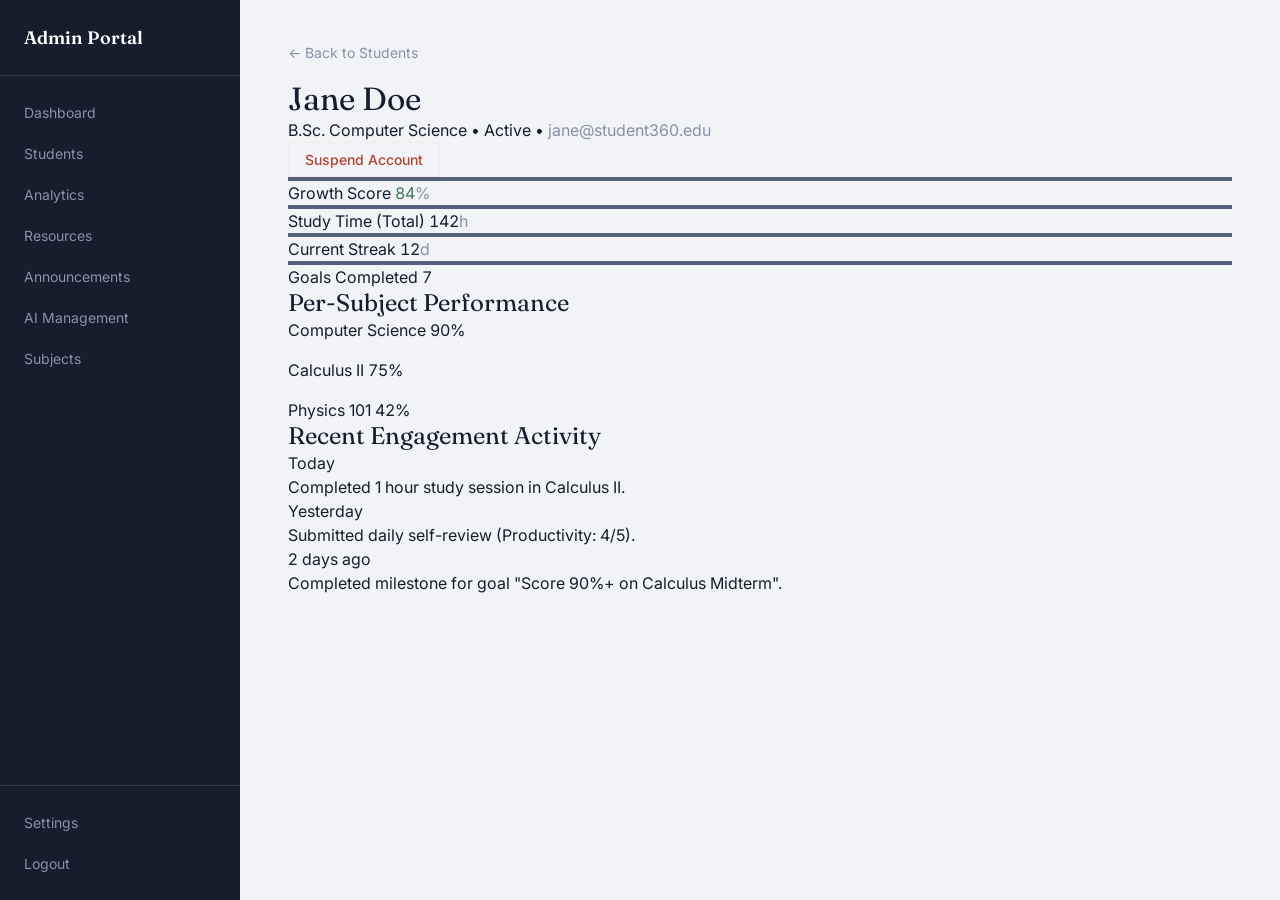
<file: admin/student-details.html>
<!DOCTYPE html>
<html lang="en">
<head>
  <meta charset="UTF-8">
  <meta name="viewport" content="width=device-width, initial-scale=1.0">
  <title>Jane Doe — Admin Portal</title>
  <link rel="stylesheet" href="../css/global.css">
  <link rel="stylesheet" href="../css/admin.css">
</head>
<body>
  <div class="app-layout">
    <!-- Admin Sidebar -->
    <aside class="sidebar admin-sidebar">
      <div class="sidebar-header">
        Admin Portal
      </div>
      <nav class="sidebar-nav">
        <a href="dashboard.html" class="sidebar-link">Dashboard</a>
        <a href="students.html" class="sidebar-link active">Students</a>
        <a href="analytics.html" class="sidebar-link">Analytics</a>
        <a href="resources.html" class="sidebar-link">Resources</a>
        <a href="announcements.html" class="sidebar-link">Announcements</a>
        <a href="ai-management.html" class="sidebar-link">AI Management</a>
        <a href="subjects.html" class="sidebar-link">Subjects</a>
      </nav>
      <div class="sidebar-footer">
        <a href="settings.html" class="sidebar-link">Settings</a>
        <a href="../index.html" class="sidebar-link">Logout</a>
      </div>
    </aside>

    <!-- Main Content -->
    <main class="main-content">
      <div style="margin-bottom: 1rem;">
        <a href="students.html" class="text-faint" style="font-size: 0.875rem;">&larr; Back to Students</a>
      </div>

      <header class="dashboard-header">
        <div>
          <h1 class="dashboard-title">Jane Doe</h1>
          <p class="dashboard-subtitle">B.Sc. Computer Science &bull; Active &bull; <span class="text-faint">jane@student360.edu</span></p>
        </div>
        <div>
          <button class="btn btn-outline" style="color: var(--red); border-color: var(--red-soft);">Suspend Account</button>
        </div>
      </header>

      <!-- NOTE: Privacy-by-design dictates we show aggregate analytics over raw private content. 
           We do not display the student's personal notes or daily reflection text here. -->

      <div class="stats-grid">
        <div class="stat-card admin-stat-card">
          <span class="stat-label">Growth Score</span>
          <span class="stat-value tabular-nums text-green">84<span class="text-faint" style="font-size:1rem;">%</span></span>
        </div>
        <div class="stat-card admin-stat-card">
          <span class="stat-label">Study Time (Total)</span>
          <span class="stat-value tabular-nums">142<span class="text-faint" style="font-size:1rem;">h</span></span>
        </div>
        <div class="stat-card admin-stat-card">
          <span class="stat-label">Current Streak</span>
          <span class="stat-value tabular-nums">12<span class="text-faint" style="font-size:1rem;">d</span></span>
        </div>
        <div class="stat-card admin-stat-card">
          <span class="stat-label">Goals Completed</span>
          <span class="stat-value tabular-nums">7</span>
        </div>
      </div>

      <div class="dashboard-grid">
        <div class="dashboard-main">
          
          <div class="dashboard-panel">
            <h2 class="panel-title">Per-Subject Performance</h2>
            
            <div class="progress-item">
              <div class="progress-header">
                <span>Computer Science</span>
                <span class="tabular-nums">90%</span>
              </div>
              <div class="progress-track"><div class="progress-fill" style="width: 90%; background-color: var(--ink);"></div></div>
            </div>

            <div class="progress-item mt-4">
              <div class="progress-header">
                <span>Calculus II</span>
                <span class="tabular-nums">75%</span>
              </div>
              <div class="progress-track"><div class="progress-fill" style="width: 75%; background-color: var(--ink);"></div></div>
            </div>

            <div class="progress-item mt-4">
              <div class="progress-header">
                <span>Physics 101</span>
                <span class="tabular-nums">42%</span>
              </div>
              <div class="progress-track"><div class="progress-fill" style="width: 42%; background-color: var(--ink);"></div></div>
            </div>
          </div>

          <div class="dashboard-panel">
            <h2 class="panel-title">Recent Engagement Activity</h2>
            <!-- Aggregate activity only, no private notes/reflections text -->
            <div class="activity-item">
              <div class="activity-time">Today</div>
              <div class="activity-desc">Completed 1 hour study session in Calculus II.</div>
            </div>
            <div class="activity-item">
              <div class="activity-time">Yesterday</div>
              <div class="activity-desc">Submitted daily self-review (Productivity: 4/5).</div>
            </div>
            <div class="activity-item">
              <div class="activity-time">2 days ago</div>
              <div class="activity-desc">Completed milestone for goal "Score 90%+ on Calculus Midterm".</div>
            </div>
          </div>

        </div>
      </div>
    </main>
  </div>
  <script src="../js/main.js"></script>
</body>
</html>
</file>
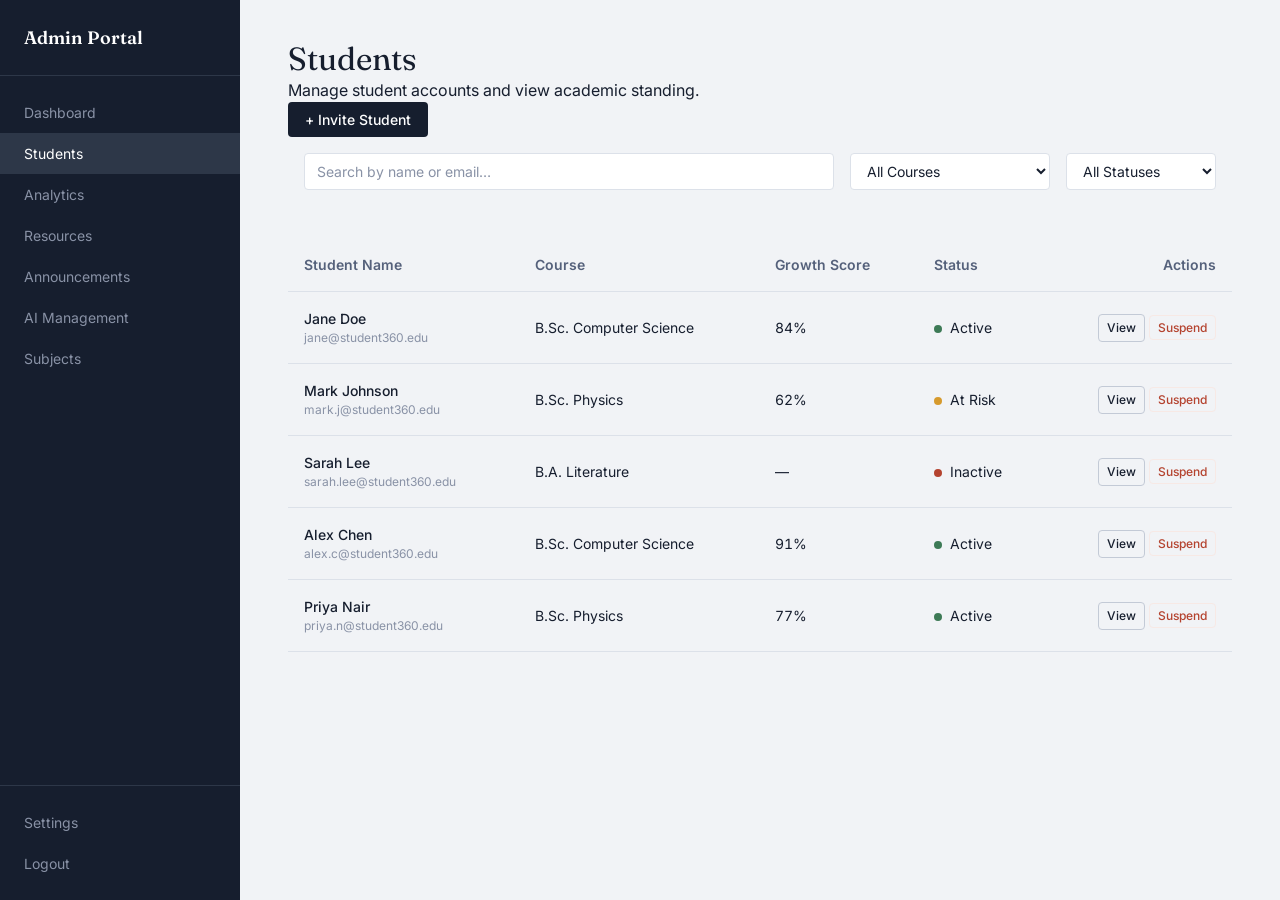
<file: admin/students.html>
<!DOCTYPE html>
<html lang="en">
<head>
  <meta charset="UTF-8">
  <meta name="viewport" content="width=device-width, initial-scale=1.0">
  <title>Students — Admin Portal</title>
  <link rel="stylesheet" href="../css/global.css">
  <link rel="stylesheet" href="../css/admin.css">
</head>
<body>
  <div class="app-layout">
    <!-- Admin Sidebar -->
    <aside class="sidebar admin-sidebar">
      <div class="sidebar-header">
        Admin Portal
      </div>
      <nav class="sidebar-nav">
        <a href="dashboard.html" class="sidebar-link">Dashboard</a>
        <a href="students.html" class="sidebar-link active">Students</a>
        <a href="analytics.html" class="sidebar-link">Analytics</a>
        <a href="resources.html" class="sidebar-link">Resources</a>
        <a href="announcements.html" class="sidebar-link">Announcements</a>
        <a href="ai-management.html" class="sidebar-link">AI Management</a>
        <a href="subjects.html" class="sidebar-link">Subjects</a>
      </nav>
      <div class="sidebar-footer">
        <a href="settings.html" class="sidebar-link">Settings</a>
        <a href="../index.html" class="sidebar-link">Logout</a>
      </div>
    </aside>

    <!-- Main Content -->
    <main class="main-content">
      <header class="dashboard-header">
        <div>
          <h1 class="dashboard-title">Students</h1>
          <p class="dashboard-subtitle">Manage student accounts and view academic standing.</p>
        </div>
        <div>
          <button class="btn btn-primary">+ Invite Student</button>
        </div>
      </header>

      <div class="dashboard-panel" style="margin-bottom: 2rem; padding: 1rem;">
        <div style="display: flex; gap: 1rem;">
          <input type="text" id="student-search" class="form-control" placeholder="Search by name or email…" style="flex: 1;">
          <select id="student-course-filter" class="form-control" style="width: 200px;">
            <option>All Courses</option>
            <option>B.Sc. Computer Science</option>
            <option>B.Sc. Physics</option>
            <option>B.A. Literature</option>
          </select>
          <select id="student-status-filter" class="form-control" style="width: 150px;">
            <option>All Statuses</option>
            <option>Active</option>
            <option>At Risk</option>
            <option>Inactive</option>
            <option>Suspended</option>
          </select>
        </div>
      </div>

      <div class="dashboard-panel" style="padding: 0; overflow-x: auto;">
        <table class="admin-table">
          <thead>
            <tr>
              <th>Student Name</th>
              <th>Course</th>
              <th>Growth Score</th>
              <th>Status</th>
              <th style="text-align: right;">Actions</th>
            </tr>
          </thead>
          <tbody id="students-table-body"></tbody>
        </table>
      </div>
      
    </main>
  </div>
  <script src="../js/main.js"></script>
  <script src="../js/admin.js"></script>
</body>
</html>
</file>
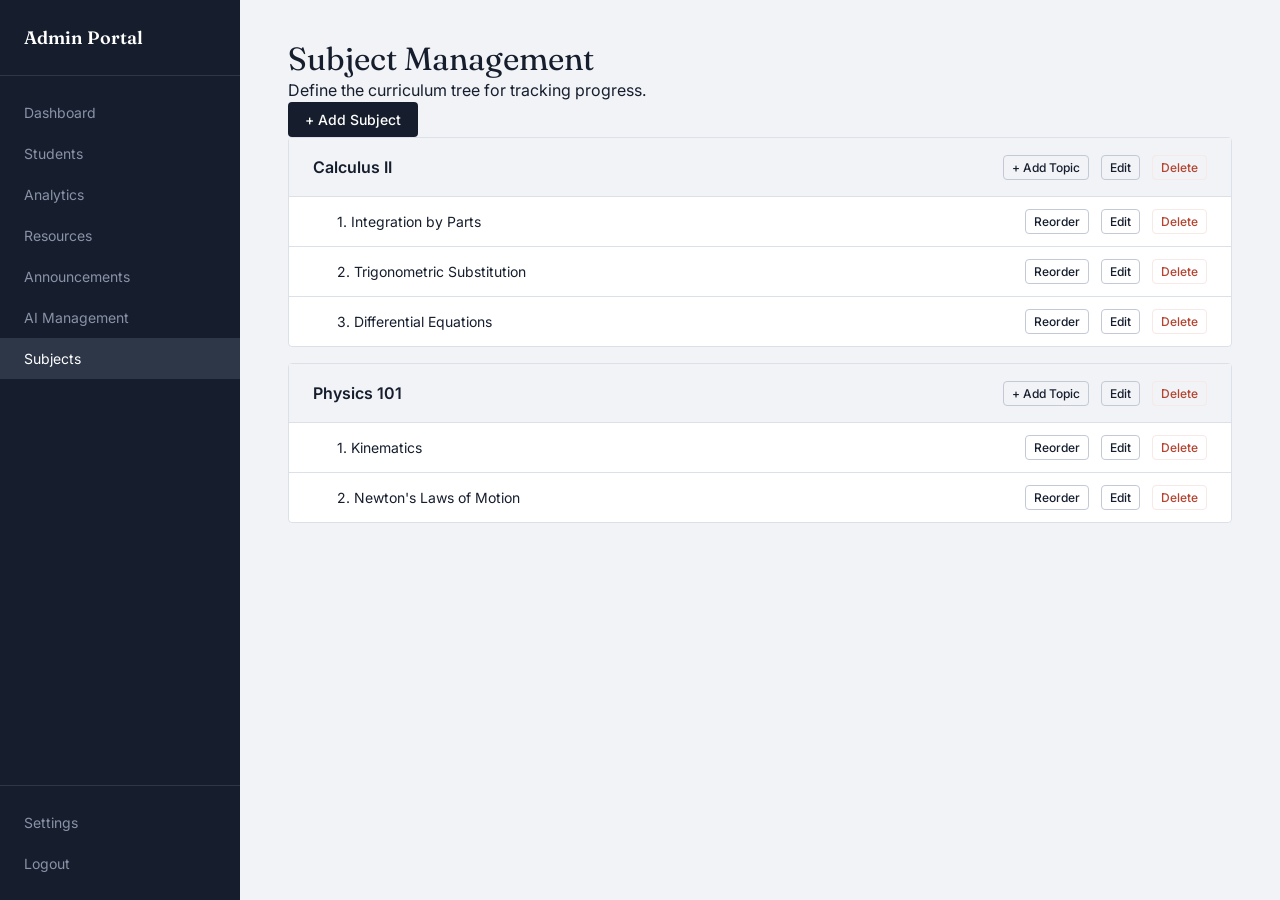
<file: admin/subjects.html>
<!DOCTYPE html>
<html lang="en">
<head>
  <meta charset="UTF-8">
  <meta name="viewport" content="width=device-width, initial-scale=1.0">
  <title>Subjects — Admin Portal</title>
  <link rel="stylesheet" href="../css/global.css">
  <link rel="stylesheet" href="../css/admin.css">
  <style>
    .tree-node {
      border: 1px solid var(--rule);
      border-radius: 4px;
      margin-bottom: 1rem;
      background-color: var(--paper-raised);
    }
    .tree-subject {
      display: flex;
      justify-content: space-between;
      align-items: center;
      padding: 1rem 1.5rem;
      background-color: var(--paper);
      border-bottom: 1px solid var(--rule);
      font-weight: 600;
    }
    .tree-topic {
      display: flex;
      justify-content: space-between;
      align-items: center;
      padding: 0.75rem 1.5rem 0.75rem 3rem;
      border-bottom: 1px solid var(--rule);
      font-size: 0.875rem;
    }
    .tree-topic:last-child {
      border-bottom: none;
    }
    .tree-actions button {
      padding: 0.25rem 0.5rem;
      font-size: 0.75rem;
      margin-left: 0.5rem;
    }
  </style>
</head>
<body>
  <div class="app-layout">
    <!-- Admin Sidebar -->
    <aside class="sidebar admin-sidebar">
      <div class="sidebar-header">
        Admin Portal
      </div>
      <nav class="sidebar-nav">
        <a href="dashboard.html" class="sidebar-link">Dashboard</a>
        <a href="students.html" class="sidebar-link">Students</a>
        <a href="analytics.html" class="sidebar-link">Analytics</a>
        <a href="resources.html" class="sidebar-link">Resources</a>
        <a href="announcements.html" class="sidebar-link">Announcements</a>
        <a href="ai-management.html" class="sidebar-link">AI Management</a>
        <a href="subjects.html" class="sidebar-link active">Subjects</a>
      </nav>
      <div class="sidebar-footer">
        <a href="settings.html" class="sidebar-link">Settings</a>
        <a href="../index.html" class="sidebar-link">Logout</a>
      </div>
    </aside>

    <!-- Main Content -->
    <main class="main-content">
      <header class="dashboard-header">
        <div>
          <h1 class="dashboard-title">Subject Management</h1>
          <p class="dashboard-subtitle">Define the curriculum tree for tracking progress.</p>
        </div>
        <div>
          <button class="btn btn-primary">+ Add Subject</button>
        </div>
      </header>

      <div class="dashboard-grid">
        <div class="dashboard-main">
          
          <div class="tree-node">
            <div class="tree-subject">
              <div>Calculus II</div>
              <div class="tree-actions">
                <button class="btn btn-outline">+ Add Topic</button>
                <button class="btn btn-outline">Edit</button>
                <button class="btn btn-outline" style="color: var(--red); border-color: var(--red-soft);">Delete</button>
              </div>
            </div>
            <div class="tree-topic">
              <div>1. Integration by Parts</div>
              <div class="tree-actions">
                <button class="btn btn-outline">Reorder</button>
                <button class="btn btn-outline">Edit</button>
                <button class="btn btn-outline" style="color: var(--red); border-color: var(--red-soft);">Delete</button>
              </div>
            </div>
            <div class="tree-topic">
              <div>2. Trigonometric Substitution</div>
              <div class="tree-actions">
                <button class="btn btn-outline">Reorder</button>
                <button class="btn btn-outline">Edit</button>
                <button class="btn btn-outline" style="color: var(--red); border-color: var(--red-soft);">Delete</button>
              </div>
            </div>
            <div class="tree-topic">
              <div>3. Differential Equations</div>
              <div class="tree-actions">
                <button class="btn btn-outline">Reorder</button>
                <button class="btn btn-outline">Edit</button>
                <button class="btn btn-outline" style="color: var(--red); border-color: var(--red-soft);">Delete</button>
              </div>
            </div>
          </div>

          <div class="tree-node">
            <div class="tree-subject">
              <div>Physics 101</div>
              <div class="tree-actions">
                <button class="btn btn-outline">+ Add Topic</button>
                <button class="btn btn-outline">Edit</button>
                <button class="btn btn-outline" style="color: var(--red); border-color: var(--red-soft);">Delete</button>
              </div>
            </div>
            <div class="tree-topic">
              <div>1. Kinematics</div>
              <div class="tree-actions">
                <button class="btn btn-outline">Reorder</button>
                <button class="btn btn-outline">Edit</button>
                <button class="btn btn-outline" style="color: var(--red); border-color: var(--red-soft);">Delete</button>
              </div>
            </div>
            <div class="tree-topic">
              <div>2. Newton's Laws of Motion</div>
              <div class="tree-actions">
                <button class="btn btn-outline">Reorder</button>
                <button class="btn btn-outline">Edit</button>
                <button class="btn btn-outline" style="color: var(--red); border-color: var(--red-soft);">Delete</button>
              </div>
            </div>
          </div>

        </div>
      </div>
    </main>
  </div>
  <script src="../js/main.js"></script>
</body>
</html>
</file>
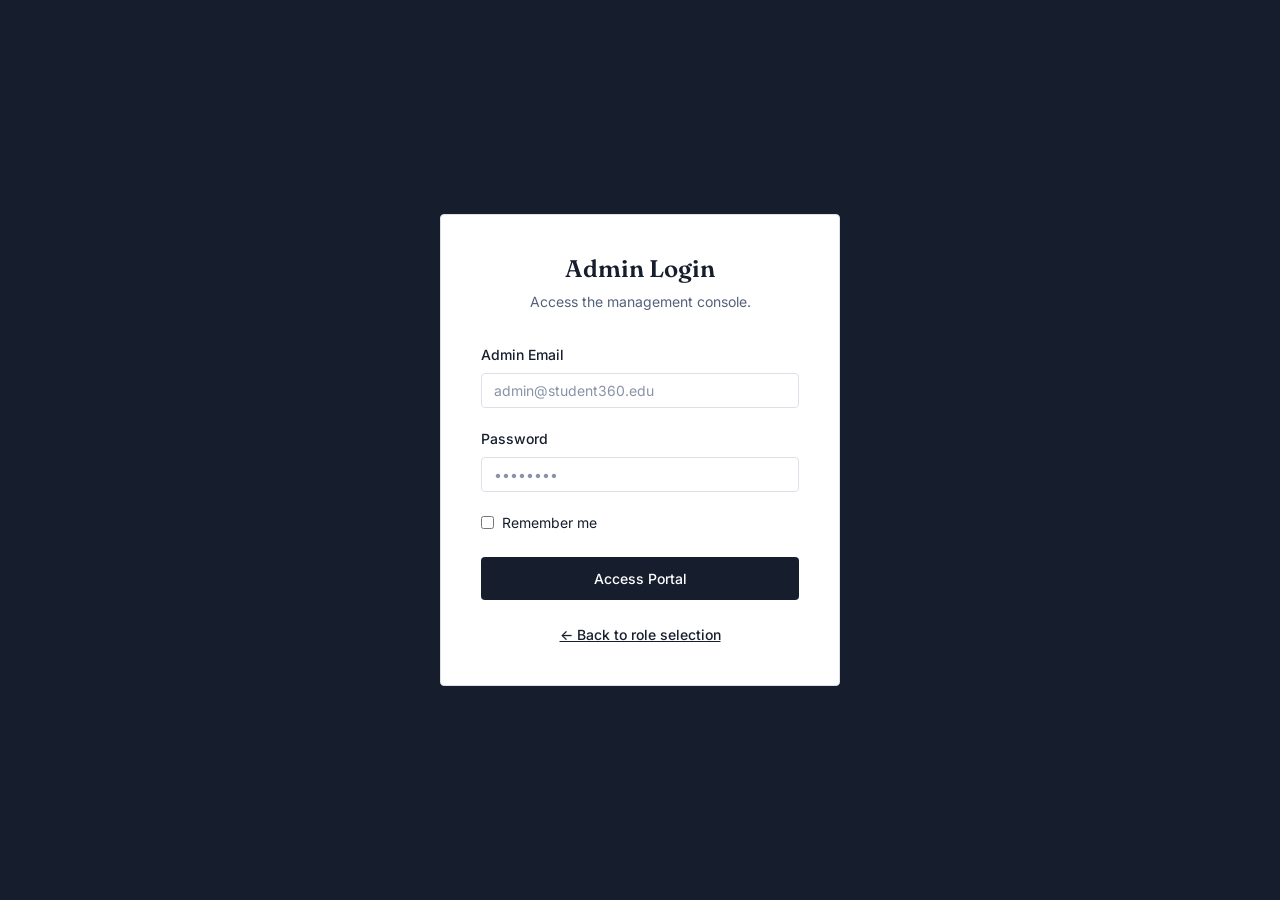
<file: auth/admin-login.html>
<!DOCTYPE html>
<html lang="en">
<head>
  <meta charset="UTF-8">
  <meta name="viewport" content="width=device-width, initial-scale=1.0">
  <title>Admin Login — Student360</title>
  <link rel="stylesheet" href="../css/global.css">
  <link rel="stylesheet" href="../css/auth.css">
</head>
<body class="auth-layout" style="background-color: var(--ink);">
  <div class="auth-panel">
    <div class="auth-header">
      <h1 class="auth-title">Admin Login</h1>
      <p class="auth-desc">Access the management console.</p>
    </div>
    
    <form class="auth-form" id="admin-login-form">
      <div class="form-group">
        <label for="admin-email" class="form-label">Admin Email</label>
        <input type="email" id="admin-email" class="form-control" placeholder="admin@student360.edu" required>
      </div>
      <div class="form-group">
        <label for="admin-password" class="form-label">Password</label>
        <input type="password" id="admin-password" class="form-control" placeholder="••••••••" required>
      </div>
      
      <div class="auth-options">
        <label style="display: flex; align-items: center; gap: 0.5rem; cursor: pointer;">
          <input type="checkbox" id="remember">
          Remember me
        </label>
      </div>
      
      <button type="submit" class="btn btn-primary" style="width: 100%; padding: 0.75rem;">Access Portal</button>
    </form>

    <div class="auth-footer">
      <p class="mt-2"><a href="login.html" class="text-faint">&larr; Back to role selection</a></p>
    </div>
  </div>
  <script src="../js/main.js"></script>
  <script src="../js/auth.js"></script>
</body>
</html>
</file>
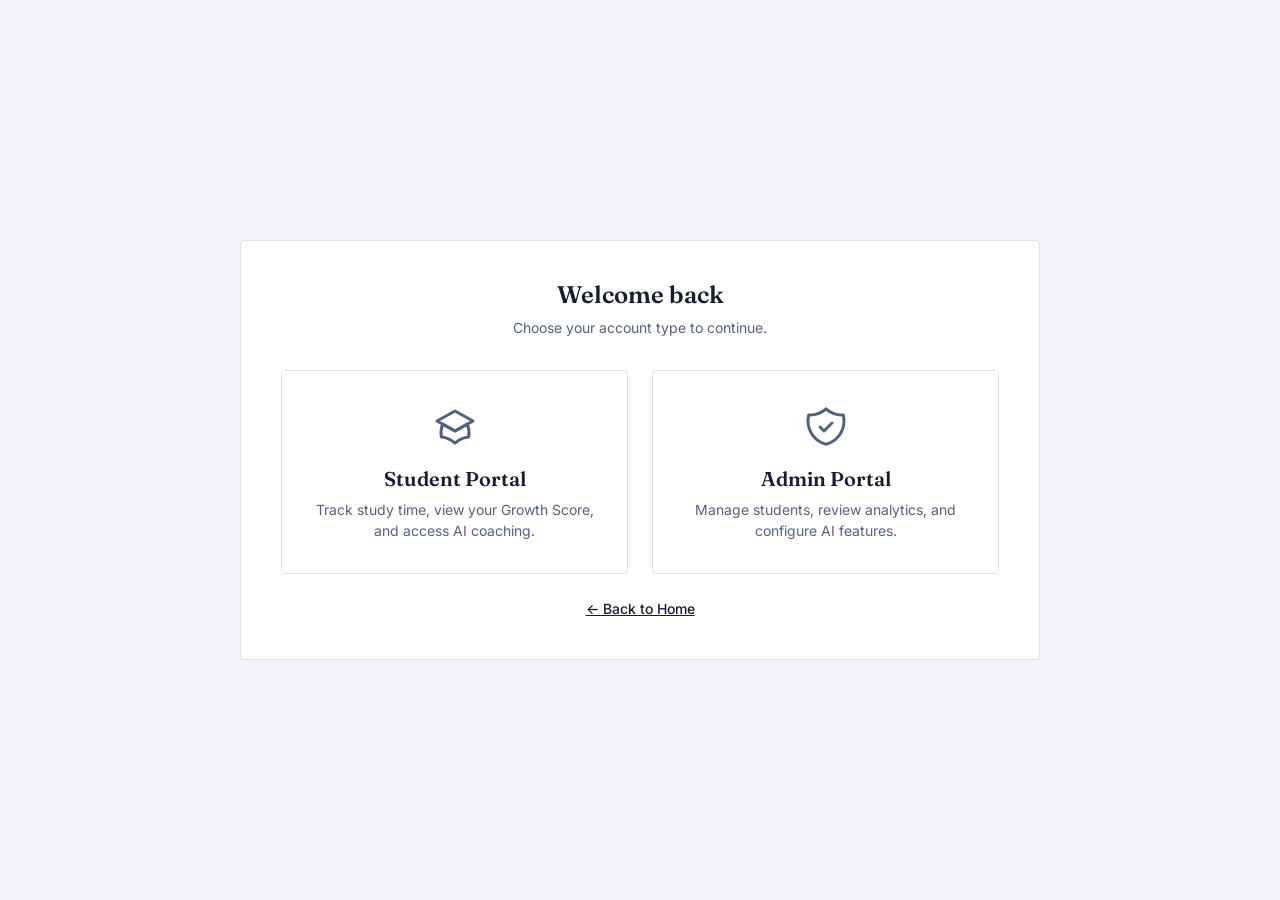
<file: auth/login.html>
<!DOCTYPE html>
<html lang="en">
<head>
  <meta charset="UTF-8">
  <meta name="viewport" content="width=device-width, initial-scale=1.0">
  <title>Sign In — Student360</title>
  <link rel="stylesheet" href="../css/global.css">
  <link rel="stylesheet" href="../css/auth.css">
</head>
<body class="auth-layout">
  <div class="auth-panel auth-panel-wide">
    <div class="auth-header">
      <h1 class="auth-title">Welcome back</h1>
      <p class="auth-desc">Choose your account type to continue.</p>
    </div>
    
    <div class="role-cards">
      <a href="student-login.html" class="role-card">
        <div class="role-icon">
          <svg xmlns="http://www.w3.org/2000/svg" fill="none" viewBox="0 0 24 24" stroke="currentColor">
            <path stroke-linecap="round" stroke-linejoin="round" stroke-width="1.5" d="M12 14l9-5-9-5-9 5 9 5z" />
            <path stroke-linecap="round" stroke-linejoin="round" stroke-width="1.5" d="M12 14l6.16-3.422a12.083 12.083 0 01.665 6.479A11.952 11.952 0 0012 20.055a11.952 11.952 0 00-6.824-2.998 12.078 12.078 0 01.665-6.479L12 14z" />
          </svg>
        </div>
        <h2 class="role-title">Student Portal</h2>
        <p class="role-desc">Track study time, view your Growth Score, and access AI coaching.</p>
      </a>
      
      <a href="admin-login.html" class="role-card">
        <div class="role-icon">
          <svg xmlns="http://www.w3.org/2000/svg" fill="none" viewBox="0 0 24 24" stroke="currentColor">
            <path stroke-linecap="round" stroke-linejoin="round" stroke-width="1.5" d="M9 12l2 2 4-4m5.618-4.016A11.955 11.955 0 0112 2.944a11.955 11.955 0 01-8.618 3.04A12.02 12.02 0 003 9c0 5.591 3.824 10.29 9 11.622 5.176-1.332 9-6.03 9-11.622 0-1.042-.133-2.052-.382-3.016z" />
          </svg>
        </div>
        <h2 class="role-title">Admin Portal</h2>
        <p class="role-desc">Manage students, review analytics, and configure AI features.</p>
      </a>
    </div>

    <div class="auth-footer mt-8">
      <a href="../index.html">&larr; Back to Home</a>
    </div>
  </div>
</body>
</html>
</file>
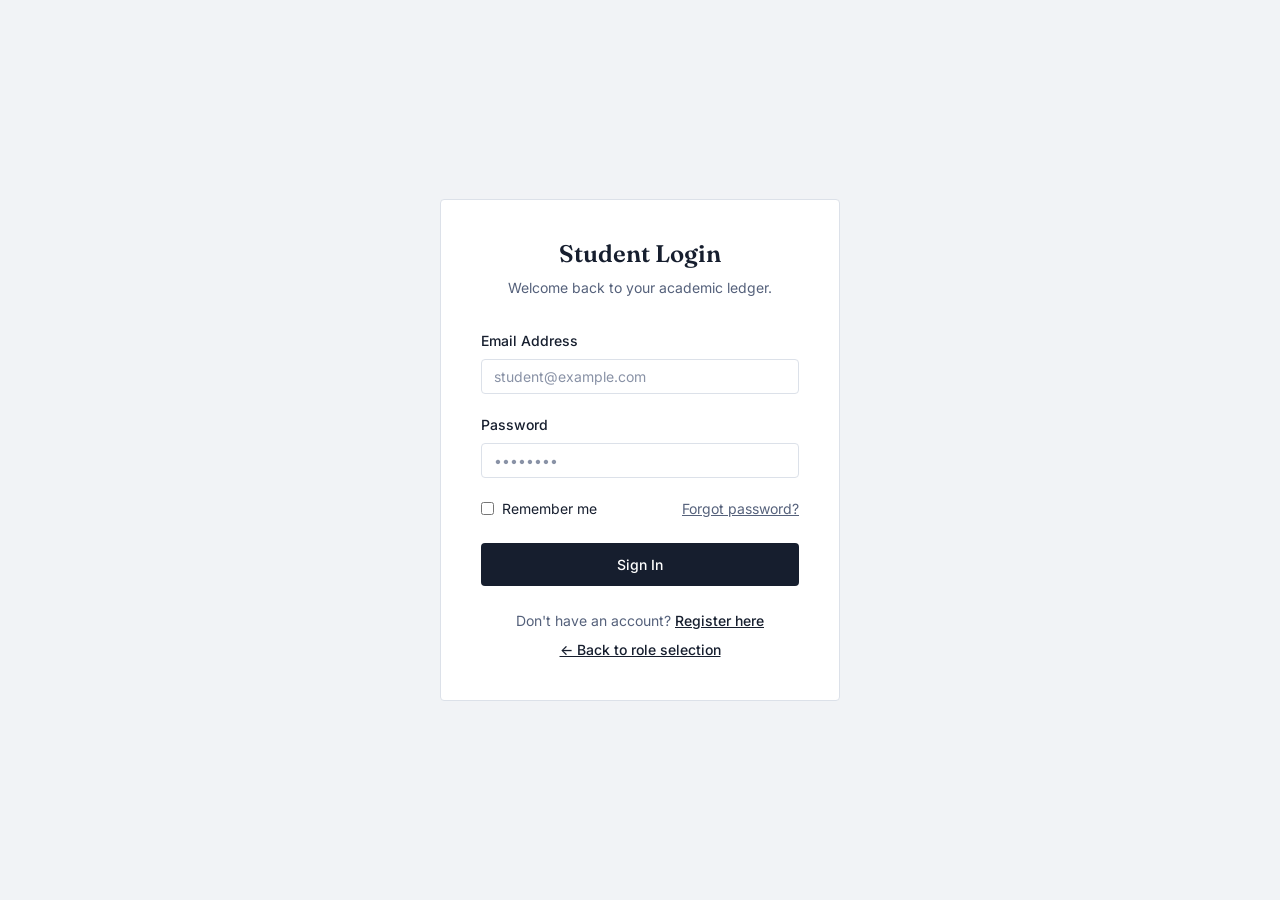
<file: auth/student-login.html>
<!DOCTYPE html>
<html lang="en">
<head>
  <meta charset="UTF-8">
  <meta name="viewport" content="width=device-width, initial-scale=1.0">
  <title>Student Login — Student360</title>
  <link rel="stylesheet" href="../css/global.css">
  <link rel="stylesheet" href="../css/auth.css">
</head>
<body class="auth-layout">
  <div class="auth-panel">
    <div class="auth-header">
      <h1 class="auth-title">Student Login</h1>
      <p class="auth-desc">Welcome back to your academic ledger.</p>
    </div>
    
    <form class="auth-form" id="student-login-form">
      <div class="form-group">
        <label for="login-email" class="form-label">Email Address</label>
        <input type="email" id="login-email" class="form-control" placeholder="student@example.com" required>
      </div>
      <div class="form-group">
        <label for="login-password" class="form-label">Password</label>
        <input type="password" id="login-password" class="form-control" placeholder="••••••••" required>
      </div>
      
      <div class="auth-options">
        <label style="display: flex; align-items: center; gap: 0.5rem; cursor: pointer;">
          <input type="checkbox" id="remember">
          Remember me
        </label>
        <a href="#">Forgot password?</a>
      </div>
      
      <button type="submit" class="btn btn-primary" style="width: 100%; padding: 0.75rem;">Sign In</button>
    </form>

    <div class="auth-footer">
      <p>Don't have an account? <a href="student-register.html">Register here</a></p>
      <p class="mt-2"><a href="login.html" class="text-faint">&larr; Back to role selection</a></p>
    </div>
  </div>
  <script src="../js/main.js"></script>
  <script src="../js/auth.js"></script>
</body>
</html>
</file>
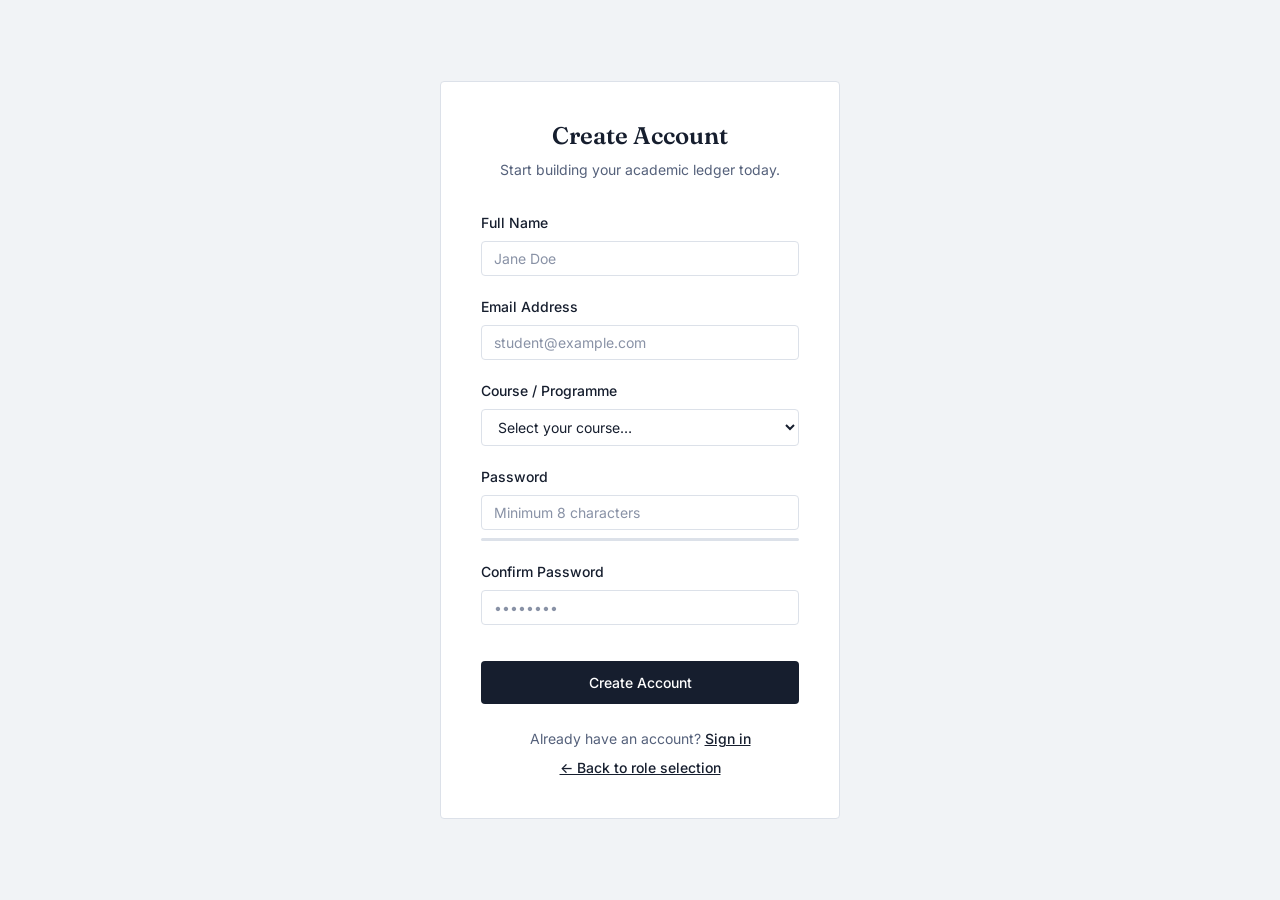
<file: auth/student-register.html>
<!DOCTYPE html>
<html lang="en">
<head>
  <meta charset="UTF-8">
  <meta name="viewport" content="width=device-width, initial-scale=1.0">
  <title>Student Registration — Student360</title>
  <link rel="stylesheet" href="../css/global.css">
  <link rel="stylesheet" href="../css/auth.css">
</head>
<body class="auth-layout">
  <div class="auth-panel">
    <div class="auth-header">
      <h1 class="auth-title">Create Account</h1>
      <p class="auth-desc">Start building your academic ledger today.</p>
    </div>
    
    <form class="auth-form" id="student-register-form">
      <div class="form-group">
        <label for="reg-name" class="form-label">Full Name</label>
        <input type="text" id="reg-name" name="name" class="form-control" placeholder="Jane Doe" required>
      </div>
      <div class="form-group">
        <label for="reg-email" class="form-label">Email Address</label>
        <input type="email" id="reg-email" name="email" class="form-control" placeholder="student@example.com" required>
      </div>
      <div class="form-group">
        <label for="reg-course" class="form-label">Course / Programme</label>
        <select id="reg-course" name="course" class="form-control" required>
          <option value="">Select your course…</option>
          <option>B.Sc. Computer Science</option>
          <option>B.Sc. Physics</option>
          <option>B.A. Literature</option>
          <option>B.Sc. Mathematics</option>
        </select>
      </div>
      <div class="form-group">
        <label for="reg-password" class="form-label">Password</label>
        <input type="password" id="reg-password" name="password" class="form-control" placeholder="Minimum 8 characters" required>
        <!-- Password strength bar -->
        <div style="height: 3px; background: var(--rule); border-radius: 2px; margin-top: 0.5rem;">
          <div id="pw-strength-bar" style="height: 100%; width: 0%; border-radius: 2px; transition: width 0.3s, background-color 0.3s;"></div>
        </div>
      </div>
      <div class="form-group">
        <label for="reg-confirm-password" class="form-label">Confirm Password</label>
        <input type="password" id="reg-confirm-password" name="confirmPassword" class="form-control" placeholder="••••••••" required>
      </div>
      
      <button type="submit" class="btn btn-primary mt-4" style="width: 100%; padding: 0.75rem;">Create Account</button>
    </form>

    <div class="auth-footer">
      <p>Already have an account? <a href="student-login.html">Sign in</a></p>
      <p class="mt-2"><a href="login.html" class="text-faint">&larr; Back to role selection</a></p>
    </div>
  </div>
  <script src="../js/main.js"></script>
  <script src="../js/auth.js"></script>
</body>
</html>
</file>
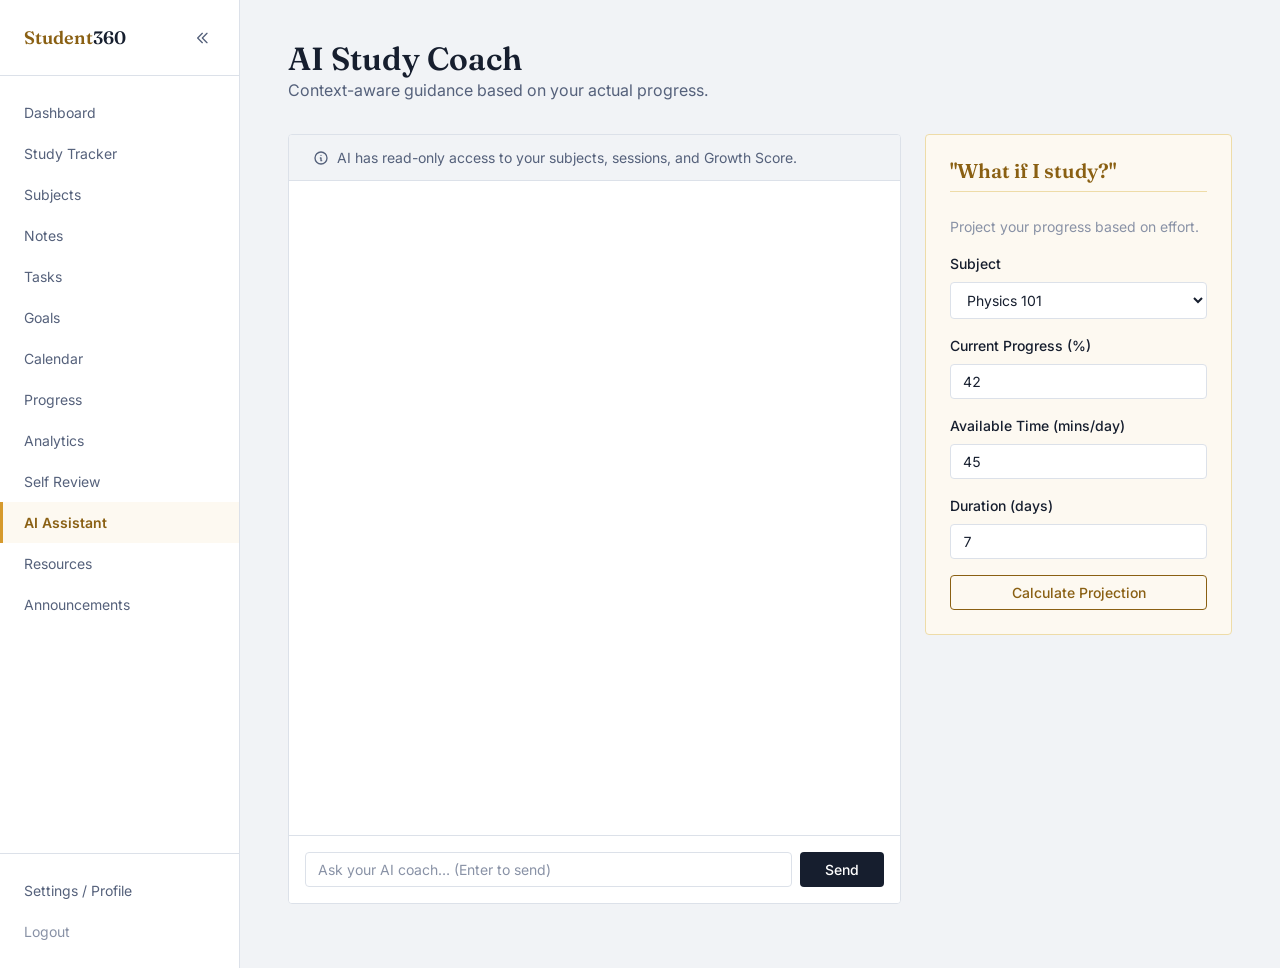
<file: student/ai.html>
<!DOCTYPE html>
<html lang="en">
<head>
  <meta charset="UTF-8">
  <meta name="viewport" content="width=device-width, initial-scale=1.0">
  <meta name="description" content="AI Assistant for personalized study coaching and progress projections.">
  <title>AI Assistant — Student360</title>
  <link rel="stylesheet" href="../css/global.css">
  <link rel="stylesheet" href="../css/student.css">
  <style>
    .chat-layout {
      display: flex;
      flex-direction: column;
      height: calc(100vh - 130px);
    }
    #chat-history {
      flex: 1;
      overflow-y: auto;
      padding: 1.5rem;
      display: flex;
      flex-direction: column;
      gap: 1.5rem;
    }
  </style>
</head>
<body>
  <button class="sidebar-hamburger" aria-label="Open navigation menu" aria-expanded="false">
    <svg xmlns="http://www.w3.org/2000/svg" width="20" height="20" fill="none" viewBox="0 0 24 24" stroke="currentColor"><path stroke-linecap="round" stroke-linejoin="round" stroke-width="2" d="M4 6h16M4 12h16M4 18h16"/></svg>
  </button>
  <div class="app-layout">
    <aside class="sidebar" aria-label="Student navigation">
      <div class="sidebar-header" style="display:flex;align-items:center;justify-content:space-between;">
        <span><span class="text-gold sidebar-brand-text">Student</span><span class="sidebar-brand-text">360</span></span>
        <button class="sidebar-collapse-btn" aria-label="Collapse sidebar">
          <svg xmlns="http://www.w3.org/2000/svg" width="16" height="16" fill="none" viewBox="0 0 24 24" stroke="currentColor"><path stroke-linecap="round" stroke-linejoin="round" stroke-width="2" d="M11 19l-7-7 7-7M18 19l-7-7 7-7"/></svg>
        </button>
      </div>
      <nav class="sidebar-nav" aria-label="Main navigation">
        <a href="dashboard.html" class="sidebar-link"><span class="link-label">Dashboard</span></a>
        <a href="study.html"     class="sidebar-link"><span class="link-label">Study Tracker</span></a>
        <a href="subjects.html"  class="sidebar-link"><span class="link-label">Subjects</span></a>
        <a href="notes.html"     class="sidebar-link"><span class="link-label">Notes</span></a>
        <a href="tasks.html"     class="sidebar-link"><span class="link-label">Tasks</span></a>
        <a href="goals.html"     class="sidebar-link"><span class="link-label">Goals</span></a>
        <a href="calendar.html"  class="sidebar-link"><span class="link-label">Calendar</span></a>
        <a href="progress.html"  class="sidebar-link"><span class="link-label">Progress</span></a>
        <a href="analytics.html" class="sidebar-link"><span class="link-label">Analytics</span></a>
        <a href="reflection.html" class="sidebar-link"><span class="link-label">Self Review</span></a>
        <a href="ai.html"        class="sidebar-link active"><span class="link-label">AI Assistant</span></a>
        <a href="resources.html" class="sidebar-link"><span class="link-label">Resources</span></a>
        <a href="announcements.html" class="sidebar-link"><span class="link-label">Announcements</span></a>
      </nav>
      <div class="sidebar-footer">
        <a href="profile.html"  class="sidebar-link"><span class="link-label">Settings / Profile</span></a>
        <a href="../index.html" class="sidebar-link text-faint"><span class="link-label">Logout</span></a>
      </div>
    </aside>

    <main class="main-content">
      <header class="dashboard-header">
        <div>
          <h1 class="dashboard-title">AI Study Coach</h1>
          <p class="dashboard-subtitle">Context-aware guidance based on your actual progress.</p>
        </div>
      </header>

      <div class="dashboard-grid">
        <!-- Chat panel -->
        <div class="dashboard-main">
          <div class="dashboard-panel chat-layout" style="padding: 0; overflow: hidden;">
            <div style="padding: 0.75rem 1.5rem; border-bottom: 1px solid var(--rule); background: var(--paper); font-size: 0.875rem; color: var(--ink-soft); display: flex; align-items: center; gap: 0.5rem;">
              <svg xmlns="http://www.w3.org/2000/svg" width="16" height="16" fill="none" viewBox="0 0 24 24" stroke="currentColor" aria-hidden="true"><path stroke-linecap="round" stroke-linejoin="round" stroke-width="2" d="M13 16h-1v-4h-1m1-4h.01M21 12a9 9 0 11-18 0 9 9 0 0118 0z" /></svg>
              AI has read-only access to your subjects, sessions, and Growth Score.
            </div>

            <!-- Chat history rendered by ai.js -->
            <div id="chat-history" aria-live="polite" aria-atomic="false"></div>

            <!-- Input bar -->
            <div style="padding: 1rem; border-top: 1px solid var(--rule); background: var(--paper-raised);">
              <form id="chat-form" style="display: flex; gap: 0.5rem;">
                <input type="text" id="chat-input" class="form-control" placeholder="Ask your AI coach… (Enter to send)" aria-label="Message your AI coach" required>
                <button type="submit" id="chat-send-btn" class="btn btn-primary" style="padding: 0 1.5rem;" aria-label="Send message">Send</button>
              </form>
            </div>
          </div>
        </div>

        <!-- "What if I study?" projector -->
        <div class="dashboard-side">
          <div class="dashboard-panel ai-insight">
            <h2 class="panel-title">"What if I study?"</h2>
            <p class="text-faint" style="font-size: 0.875rem; margin-bottom: 1rem;">Project your progress based on effort.</p>

            <form id="projector-form">
              <div class="form-group">
                <label class="form-label" for="proj-subject">Subject</label>
                <select id="proj-subject" class="form-control">
                  <option>Physics 101</option>
                  <option>Calculus II</option>
                  <option>Computer Science</option>
                </select>
              </div>
              <div class="form-group">
                <label class="form-label" for="proj-current">Current Progress (%)</label>
                <input type="number" id="proj-current" class="form-control tabular-nums" value="42" min="0" max="100">
              </div>
              <div class="form-group">
                <label class="form-label" for="proj-time">Available Time (mins/day)</label>
                <input type="number" id="proj-time" class="form-control tabular-nums" value="45" min="1">
              </div>
              <div class="form-group">
                <label class="form-label" for="proj-days">Duration (days)</label>
                <input type="number" id="proj-days" class="form-control tabular-nums" value="7" min="1">
              </div>
              <button type="submit" class="btn btn-outline" style="width: 100%; border-color: var(--gold-ink); color: var(--gold-ink);">Calculate Projection</button>
            </form>

            <!-- Result injected by ai.js -->
            <div id="projector-result"></div>
          </div>
        </div>
      </div>
    </main>
  </div>
  <script src="../js/main.js"></script>
  <script src="../js/ai.js"></script>
</body>
</html>
</file>
<file: css/global.css>
@import url('https://fonts.googleapis.com/css2?family=Fraunces:opsz,wght@9..144,300;400;600&family=Inter:wght@400;500;600&display=swap');

:root {
  /* Color Tokens */
  --ink: #161E2E;
  --ink-soft: #55617B;
  --ink-faint: #8992A6;
  --paper: #F1F3F6;
  --paper-raised: #FFFFFF;
  --rule: #DCE1E9;
  --rule-strong: #C3CAD6;
  --gold: #D69A2D;
  --gold-ink: #8A6013;
  --green: #3D7A56;
  --green-soft: #E7F1EB;
  --red: #B4432F;
  --red-soft: #F7E9E5;

  /* Typography */
  --font-sans: 'Inter', sans-serif;
  --font-serif: 'Fraunces', serif;
}

/* Reset and Global Styles */
* {
  box-sizing: border-box;
  margin: 0;
  padding: 0;
}

body {
  font-family: var(--font-sans);
  background-color: var(--paper);
  color: var(--ink);
  line-height: 1.5;
  -webkit-font-smoothing: antialiased;
  -moz-osx-font-smoothing: grayscale;
}

h1, h2, h3, h4, h5, h6 {
  font-family: var(--font-serif);
  font-weight: 400;
  color: var(--ink);
  line-height: 1.2;
}

a {
  color: var(--ink);
  text-decoration: none;
}

/* Tabular Numerals */
.tabular-nums {
  font-variant-numeric: tabular-nums;
}

/* Component Styles */
.btn {
  display: inline-flex;
  align-items: center;
  justify-content: center;
  padding: 0.5rem 1rem;
  font-family: var(--font-sans);
  font-weight: 500;
  font-size: 0.875rem;
  border-radius: 4px;
  cursor: pointer;
  transition: background-color 0.2s, border-color 0.2s;
  border: 1px solid transparent;
}

.btn-primary {
  background-color: var(--ink);
  color: var(--paper-raised);
}

.btn-primary:hover {
  background-color: var(--ink-soft);
}

.btn-outline {
  background-color: transparent;
  border-color: var(--rule-strong);
  color: var(--ink);
}

.btn-outline:hover {
  border-color: var(--ink);
}

.btn-gold {
  background-color: var(--gold);
  color: var(--paper-raised);
}

.btn-gold:hover {
  background-color: var(--gold-ink);
}

/* Form Fields */
.form-group {
  margin-bottom: 1rem;
}

.form-label {
  display: block;
  font-size: 0.875rem;
  font-weight: 500;
  margin-bottom: 0.5rem;
  color: var(--ink);
}

.form-control {
  width: 100%;
  padding: 0.5rem 0.75rem;
  font-family: var(--font-sans);
  font-size: 0.875rem;
  color: var(--ink);
  background-color: var(--paper-raised);
  border: 1px solid var(--rule);
  border-radius: 4px;
  transition: border-color 0.2s;
}

.form-control:focus {
  outline: none;
  border-color: var(--ink-soft);
}

.form-control::placeholder {
  color: var(--ink-faint);
}

/* Ledger Rows */
.ledger-row {
  display: flex;
  align-items: flex-start;
  padding: 1.5rem 0;
  border-bottom: 1px solid var(--rule);
}

.ledger-row:last-child {
  border-bottom: none;
}

.ledger-icon {
  flex-shrink: 0;
  width: 24px;
  height: 24px;
  display: flex;
  align-items: center;
  justify-content: center;
  margin-right: 1.5rem;
  color: var(--ink-soft);
}

.ledger-icon svg {
  width: 100%;
  height: 100%;
}

.ledger-content {
  flex-grow: 1;
}

.ledger-title {
  font-weight: 600;
  font-size: 1rem;
  margin-bottom: 0.25rem;
}

.ledger-desc {
  font-size: 0.875rem;
  color: var(--ink-soft);
  max-width: 80ch;
}

/* Container */
.container {
  max-width: 1024px;
  margin: 0 auto;
  padding: 0 1.5rem;
}

/* Panels/Cards (Restrained) */
.panel {
  background-color: var(--paper-raised);
  border: 1px solid var(--rule);
  border-radius: 4px;
}

/* Nav */
.navbar {
  display: flex;
  align-items: center;
  justify-content: space-between;
  padding: 1.25rem 0;
  border-bottom: 1px solid var(--rule);
}

.nav-brand {
  font-family: var(--font-serif);
  font-size: 1.25rem;
  font-weight: 600;
}

.nav-links {
  display: flex;
  align-items: center;
  gap: 1.5rem;
}

.nav-links a {
  font-size: 0.875rem;
  font-weight: 500;
  color: var(--ink-soft);
}

.nav-links a:hover {
  color: var(--ink);
}

/* Sidebar Shell */
.app-layout {
  display: flex;
  min-height: 100vh;
}

.sidebar {
  width: 240px;
  flex-shrink: 0;
  border-right: 1px solid var(--rule);
  background-color: var(--paper-raised);
  display: flex;
  flex-direction: column;
}

.sidebar-header {
  padding: 1.5rem;
  border-bottom: 1px solid var(--rule);
  font-family: var(--font-serif);
  font-size: 1.125rem;
  font-weight: 600;
}

.sidebar-nav {
  padding: 1rem 0;
  flex-grow: 1;
}

.sidebar-link {
  display: flex;
  align-items: center;
  padding: 0.625rem 1.5rem;
  font-size: 0.875rem;
  color: var(--ink-soft);
  text-decoration: none;
}

.sidebar-link:hover, .sidebar-link.active {
  background-color: var(--paper);
  color: var(--ink);
}

.sidebar-footer {
  padding: 1rem 0;
  border-top: 1px solid var(--rule);
}

.main-content {
  flex-grow: 1;
  padding: 2.5rem 3rem;
  overflow-y: auto;
}

/* Timeline */
.timeline {
  display: flex;
  align-items: flex-start;
  gap: 2rem;
  overflow-x: auto;
  padding: 1rem 0;
}

.timeline-step {
  flex: 1;
  min-width: 150px;
  position: relative;
}

.timeline-step::before {
  content: '';
  position: absolute;
  top: 12px;
  left: 24px;
  right: -2rem;
  height: 1px;
  background-color: var(--rule);
  z-index: 1;
}

.timeline-step:last-child::before {
  display: none;
}

.timeline-number {
  width: 24px;
  height: 24px;
  background-color: var(--paper-raised);
  border: 1px solid var(--rule-strong);
  border-radius: 50%;
  display: flex;
  align-items: center;
  justify-content: center;
  font-size: 0.75rem;
  font-weight: 600;
  margin-bottom: 1rem;
  position: relative;
  z-index: 2;
}

.timeline-title {
  font-weight: 600;
  font-size: 0.875rem;
  margin-bottom: 0.5rem;
}

.timeline-desc {
  font-size: 0.875rem;
  color: var(--ink-soft);
}

/* Utilities */
.text-gold { color: var(--gold-ink); }
.text-green { color: var(--green); }
.text-red { color: var(--red); }
.text-faint { color: var(--ink-faint); }
.mt-1 { margin-top: 0.25rem; }
.mt-2 { margin-top: 0.5rem; }
.mt-4 { margin-top: 1rem; }
.mt-8 { margin-top: 2rem; }
.mb-2 { margin-bottom: 0.5rem; }
.mb-4 { margin-bottom: 1rem; }
.mb-8 { margin-bottom: 2rem; }

/* == uiux-student-track additions == */
:root {
  --gold-light: #FDF9F1;
  --gold-border: #EEDCA8;
  --sidebar-collapsed-w: 60px;
  --sidebar-full-w: 240px;
}

/* Sidebar mobile backdrop */
.sidebar-backdrop {
  display: none;
  position: fixed;
  inset: 0;
  background: rgba(22,30,46,0.45);
  z-index: 49;
}
.sidebar-backdrop.open { display: block; }

@media (max-width: 768px) {
  .sidebar {
    position: fixed;
    top: 0; left: 0; bottom: 0;
    z-index: 50;
    transform: translateX(-100%);
    transition: transform 0.28s cubic-bezier(.4,0,.2,1);
    box-shadow: 4px 0 24px rgba(22,30,46,0.12);
  }
  .sidebar.mobile-open { transform: translateX(0); }
  .main-content { padding: 1.5rem; }
}

/* Sidebar collapsed (desktop) */
@media (min-width: 769px) {
  .sidebar.collapsed {
    width: var(--sidebar-collapsed-w);
  }
  .sidebar.collapsed .sidebar-link span.link-label,
  .sidebar.collapsed .sidebar-link-text,
  .sidebar.collapsed .sidebar-brand-text {
    display: none;
  }
  .sidebar.collapsed .sidebar-link {
    justify-content: center;
    padding: 0.625rem;
  }
  .sidebar.collapsed .sidebar-header {
    justify-content: center;
    padding: 1rem 0;
  }
}

/* Focus-visible ring (global, cross-cutting) */
*:focus-visible {
  outline: 2px solid var(--gold);
  outline-offset: 2px;
  border-radius: 2px;
}
</file>
<file: css/landing.css>
/* Hero Section */
.hero {
  display: grid;
  grid-template-columns: 1fr 1fr;
  gap: 4rem;
  align-items: center;
  padding-top: 6rem;
  padding-bottom: 6rem;
}

.hero-title {
  font-size: 3.5rem;
  margin-bottom: 1.5rem;
}

.hero-subhead {
  font-size: 1.125rem;
  color: var(--ink-soft);
  max-width: 48ch;
}

.hero-ctas {
  display: flex;
  gap: 1rem;
}

/* Mock Ledger Panel */
.mock-ledger {
  padding: 2rem;
  background-color: var(--paper-raised);
  border: 1px solid var(--rule);
  border-radius: 4px;
}

.mock-ledger-header {
  display: flex;
  justify-content: space-between;
  align-items: center;
  padding-bottom: 1rem;
  border-bottom: 1px solid var(--rule);
  margin-bottom: 1.5rem;
}

.mock-title {
  font-family: var(--font-serif);
  font-weight: 600;
  font-size: 1.125rem;
}

.mock-stats {
  display: grid;
  grid-template-columns: repeat(3, 1fr);
  gap: 1rem;
  margin-bottom: 2rem;
}

.mock-stat {
  display: flex;
  flex-direction: column;
}

.stat-label {
  font-size: 0.75rem;
  text-transform: uppercase;
  letter-spacing: 0.05em;
  color: var(--ink-faint);
  margin-bottom: 0.25rem;
}

.stat-value {
  font-size: 2rem;
  font-family: var(--font-serif);
}

.stat-unit {
  font-size: 1rem;
  font-family: var(--font-sans);
  color: var(--ink-faint);
  margin-left: 0.125rem;
}

.mock-insight {
  display: flex;
  background-color: var(--paper);
  padding: 1rem;
  border-radius: 4px;
  border: 1px solid var(--rule);
}

.insight-icon {
  width: 20px;
  height: 20px;
  color: var(--gold-ink);
  margin-right: 0.75rem;
  flex-shrink: 0;
  margin-top: 2px;
}

.insight-text {
  font-size: 0.875rem;
  color: var(--ink-soft);
}

/* Responsive */
@media (max-width: 768px) {
  .hero {
    grid-template-columns: 1fr;
    text-align: center;
    padding-top: 4rem;
  }
  
  .hero-subhead {
    margin-left: auto;
    margin-right: auto;
  }
  
  .hero-ctas {
    justify-content: center;
  }
  
  .timeline {
    flex-direction: column;
    gap: 1.5rem;
  }
  
  .timeline-step::before {
    display: none; /* Hide horizontal rule on mobile */
  }
}
</file>
<file: css/admin.css>
/* Admin UI Theme Overrides */

.admin-sidebar {
  background-color: var(--ink);
  color: var(--paper);
  border-right: none;
}

.admin-sidebar .sidebar-header {
  border-bottom-color: #2D3748;
  color: var(--paper-raised);
}

.admin-sidebar .sidebar-link {
  color: var(--ink-faint);
}

.admin-sidebar .sidebar-link:hover, 
.admin-sidebar .sidebar-link.active {
  background-color: #2D3748;
  color: var(--paper-raised);
}

.admin-sidebar .sidebar-footer {
  border-top-color: #2D3748;
}

/* Admin Dashboard Specifics */
.admin-stat-card {
  border-top: 4px solid var(--ink-soft);
}

.admin-attention-panel {
  background-color: var(--red-soft);
  border-color: #E5C3BC;
}

.admin-attention-panel .panel-title {
  color: var(--red);
  border-bottom-color: #E5C3BC;
}

/* Admin Tables */
.admin-table {
  width: 100%;
  border-collapse: collapse;
}

.admin-table th, .admin-table td {
  padding: 1rem;
  text-align: left;
  border-bottom: 1px solid var(--rule);
  font-size: 0.875rem;
}

.admin-table th {
  font-weight: 600;
  color: var(--ink-soft);
}

.status-indicator {
  display: inline-block;
  width: 8px;
  height: 8px;
  border-radius: 50%;
  margin-right: 0.5rem;
}

.status-active { background-color: var(--green); }
.status-inactive { background-color: var(--red); }
.status-warning { background-color: var(--gold); }
</file>
<file: css/auth.css>
.auth-layout {
  display: flex;
  min-height: 100vh;
  align-items: center;
  justify-content: center;
  background-color: var(--paper);
  padding: 2rem;
}

.auth-panel {
  width: 100%;
  max-width: 400px;
  background-color: var(--paper-raised);
  border: 1px solid var(--rule);
  border-radius: 4px;
  padding: 2.5rem;
}

.auth-panel-wide {
  max-width: 800px;
}

.auth-header {
  text-align: center;
  margin-bottom: 2rem;
}

.auth-title {
  font-family: var(--font-serif);
  font-size: 1.5rem;
  font-weight: 600;
  margin-bottom: 0.5rem;
}

.auth-desc {
  font-size: 0.875rem;
  color: var(--ink-soft);
}

.auth-form .form-group {
  margin-bottom: 1.25rem;
}

.auth-options {
  display: flex;
  justify-content: space-between;
  align-items: center;
  font-size: 0.875rem;
  margin-bottom: 1.5rem;
}

.auth-options a {
  color: var(--ink-soft);
  text-decoration: underline;
}

.auth-footer {
  text-align: center;
  margin-top: 1.5rem;
  font-size: 0.875rem;
  color: var(--ink-soft);
}

.auth-footer a {
  color: var(--ink);
  font-weight: 500;
  text-decoration: underline;
}

.role-cards {
  display: grid;
  grid-template-columns: 1fr 1fr;
  gap: 1.5rem;
}

.role-card {
  display: flex;
  flex-direction: column;
  align-items: center;
  padding: 2rem;
  border: 1px solid var(--rule);
  border-radius: 4px;
  text-decoration: none;
  transition: border-color 0.2s, background-color 0.2s;
  text-align: center;
}

.role-card:hover {
  border-color: var(--ink);
  background-color: var(--paper);
}

.role-icon {
  width: 48px;
  height: 48px;
  margin-bottom: 1rem;
  color: var(--ink-soft);
}

.role-card:hover .role-icon {
  color: var(--ink);
}

.role-title {
  font-family: var(--font-serif);
  font-size: 1.25rem;
  font-weight: 600;
  margin-bottom: 0.5rem;
  color: var(--ink);
}

.role-desc {
  font-size: 0.875rem;
  color: var(--ink-soft);
}

@media (max-width: 640px) {
  .role-cards {
    grid-template-columns: 1fr;
  }
}
</file>
<file: css/student.css>
/* ═══════════════════════════════════════════════════════════════════
   Student Portal — student.css
   Phase 2 base styles (unchanged) + Phase 2.5 UI/UX enhancements
   Branch: feature/uiux-student-track
   ═══════════════════════════════════════════════════════════════════ */

/* ── Dashboard Header ──────────────────────────────────────────────── */
.dashboard-header {
  display: flex;
  justify-content: space-between;
  align-items: flex-end;
  margin-bottom: 2rem;
}

.dashboard-title {
  font-family: var(--font-serif);
  font-size: 2rem;
  font-weight: 600;
  color: var(--ink);
}

.dashboard-subtitle {
  font-size: 1rem;
  color: var(--ink-soft);
}

/* ── Stats Grid ────────────────────────────────────────────────────── */
.stats-grid {
  display: grid;
  grid-template-columns: repeat(4, 1fr);
  gap: 1.5rem;
  margin-bottom: 2rem;
}

.stat-card {
  padding: 1.5rem;
  background-color: var(--paper-raised);
  border: 1px solid var(--rule);
  border-radius: 4px;
  transition: box-shadow 0.2s;
}

.stat-card:hover {
  box-shadow: 0 2px 12px rgba(22,30,46,0.06);
}

.stat-card .stat-label {
  display: block;
  font-size: 0.75rem;
  text-transform: uppercase;
  letter-spacing: 0.05em;
  color: var(--ink-faint);
  margin-bottom: 0.5rem;
}

.stat-card .stat-value {
  font-size: 1.75rem;
  font-family: var(--font-serif);
  color: var(--ink);
}

/* ── Dashboard Layout ──────────────────────────────────────────────── */
.dashboard-grid {
  display: grid;
  grid-template-columns: 2fr 1fr;
  gap: 1.5rem;
}

.dashboard-panel {
  background-color: var(--paper-raised);
  border: 1px solid var(--rule);
  border-radius: 4px;
  padding: 1.5rem;
  margin-bottom: 1.5rem;
}

.panel-title {
  font-family: var(--font-serif);
  font-size: 1.25rem;
  font-weight: 600;
  margin-bottom: 1.5rem;
  border-bottom: 1px solid var(--rule);
  padding-bottom: 0.5rem;
}

/* ── Mock Chart ────────────────────────────────────────────────────── */
.mock-chart {
  display: flex;
  align-items: flex-end;
  height: 200px;
  gap: 1rem;
  padding-top: 1rem;
  border-bottom: 1px solid var(--rule);
}

.chart-bar-group {
  flex: 1;
  display: flex;
  flex-direction: column;
  align-items: center;
  justify-content: flex-end;
  height: 100%;
  position: relative;
}

.chart-bar {
  width: 100%;
  background-color: var(--ink-soft);
  border-radius: 2px 2px 0 0;
  transition: background-color 0.2s, transform 0.15s;
  transform-origin: bottom;
}

.chart-bar:hover {
  background-color: var(--gold);
  transform: scaleY(1.03);
}

/* Chart bar tooltip */
.chart-bar-group[data-tooltip]:hover::after {
  content: attr(data-tooltip);
  position: absolute;
  bottom: calc(100% + 6px);
  left: 50%;
  transform: translateX(-50%);
  background: var(--ink);
  color: var(--paper-raised);
  font-size: 0.7rem;
  padding: 0.25rem 0.5rem;
  border-radius: 3px;
  white-space: nowrap;
  pointer-events: none;
  z-index: 10;
}
.chart-bar-group[data-tooltip]:hover::before {
  content: '';
  position: absolute;
  bottom: calc(100% + 2px);
  left: 50%;
  transform: translateX(-50%);
  border: 4px solid transparent;
  border-top-color: var(--ink);
  pointer-events: none;
  z-index: 10;
}

.chart-label {
  font-size: 0.75rem;
  color: var(--ink-faint);
  margin-top: 0.5rem;
}

/* Chart axis labels */
.mock-chart-wrap {
  position: relative;
}
.chart-axis-y {
  position: absolute;
  left: -2rem;
  top: 0; bottom: 1.5rem;
  display: flex;
  flex-direction: column;
  justify-content: space-between;
  align-items: flex-end;
}
.chart-axis-y span {
  font-size: 0.65rem;
  color: var(--ink-faint);
  line-height: 1;
}

/* ── Progress Bars ─────────────────────────────────────────────────── */
.progress-item {
  margin-bottom: 1rem;
}

.progress-header {
  display: flex;
  justify-content: space-between;
  font-size: 0.875rem;
  margin-bottom: 0.25rem;
}

.progress-track {
  width: 100%;
  height: 4px;
  background-color: var(--rule);
  border-radius: 2px;
  overflow: hidden;
}

.progress-fill {
  height: 100%;
  background-color: var(--ink);
  width: 0;                          /* start at 0 for animation */
  transition: width 0.7s cubic-bezier(.4,0,.2,1);
}

/* Animate fills when .animate class is added by JS */
.progress-fill.animate {
  /* width set inline — transition handles the rest */
}

/* ── Tasks ─────────────────────────────────────────────────────────── */
.task-item {
  display: flex;
  align-items: flex-start;
  margin-bottom: 1rem;
  transition: opacity 0.3s, transform 0.3s;
}

.task-checkbox {
  margin-top: 0.25rem;
  margin-right: 0.75rem;
  cursor: pointer;
  accent-color: var(--gold);
  width: 16px;
  height: 16px;
}

.task-content {
  flex: 1;
}

.task-title {
  font-size: 0.875rem;
  font-weight: 500;
  color: var(--ink);
  transition: text-decoration 0.2s, color 0.2s;
}

.task-meta {
  font-size: 0.75rem;
  color: var(--ink-soft);
}

/* Task completion animation */
.task-item.task-completing {
  opacity: 0.5;
  transform: translateX(6px);
}

/* ── Filter Tabs ───────────────────────────────────────────────────── */
.filter-tabs {
  display: flex;
  gap: 0;
  border: 1px solid var(--rule);
  border-radius: 4px;
  overflow: hidden;
  margin-bottom: 1.5rem;
}

.filter-tab {
  flex: 1;
  padding: 0.5rem 1rem;
  font-size: 0.8125rem;
  font-weight: 500;
  background: var(--paper-raised);
  border: none;
  border-right: 1px solid var(--rule);
  cursor: pointer;
  color: var(--ink-soft);
  font-family: var(--font-sans);
  transition: background-color 0.15s, color 0.15s;
  text-align: center;
}

.filter-tab:last-child { border-right: none; }

.filter-tab:hover {
  background-color: var(--paper);
  color: var(--ink);
}

.filter-tab.active {
  background-color: var(--ink);
  color: var(--paper-raised);
}

/* ── AI Insight Panel ──────────────────────────────────────────────── */
.ai-insight {
  background-color: var(--gold-light, #FDF9F1);
  border-color: var(--gold-border, #EEDCA8);
}

.ai-insight .panel-title {
  color: var(--gold-ink);
  border-bottom-color: var(--gold-border, #EEDCA8);
  display: flex;
  align-items: center;
  gap: 0.5rem;
  position: relative;
}

.ai-insight-text {
  font-size: 0.875rem;
  color: var(--ink);
  line-height: 1.6;
}

/* AI Insight "new" badge */
.ai-new-badge {
  display: inline-block;
  width: 8px;
  height: 8px;
  border-radius: 50%;
  background-color: var(--gold);
  margin-left: auto;
  animation: badgePulse 2s ease-in-out infinite;
}

@keyframes badgePulse {
  0%, 100% { opacity: 1; transform: scale(1); }
  50% { opacity: 0.5; transform: scale(1.3); }
}

/* ── Activity Feed ─────────────────────────────────────────────────── */
.activity-item {
  position: relative;
  padding-left: 1.5rem;
  margin-bottom: 1.5rem;
}

.activity-item::before {
  content: '';
  position: absolute;
  left: 0;
  top: 0.375rem;
  width: 8px;
  height: 8px;
  border-radius: 50%;
  background-color: var(--rule-strong);
}

.activity-item::after {
  content: '';
  position: absolute;
  left: 3px;
  top: 1rem;
  bottom: -1.5rem;
  width: 2px;
  background-color: var(--rule);
}

.activity-item:last-child::after {
  display: none;
}

.activity-time {
  font-size: 0.75rem;
  color: var(--ink-faint);
  margin-bottom: 0.25rem;
}

.activity-desc {
  font-size: 0.875rem;
  color: var(--ink);
}

/* ── Sidebar: Student Gold Accent ──────────────────────────────────── */
.sidebar-link.active {
  background-color: var(--gold-light, #FDF9F1) !important;
  color: var(--gold-ink) !important;
  border-left: 3px solid var(--gold);
  padding-left: calc(1.5rem - 3px); /* compensate for border width */
  font-weight: 600;
}

/* Sidebar collapse toggle button */
.sidebar-collapse-btn {
  display: none;
  background: none;
  border: none;
  cursor: pointer;
  color: var(--ink-soft);
  padding: 0.25rem;
  border-radius: 4px;
  line-height: 1;
  transition: color 0.15s;
}

.sidebar-collapse-btn:hover { color: var(--ink); }

@media (min-width: 769px) {
  .sidebar-collapse-btn { display: flex; align-items: center; }
}

/* Mobile hamburger */
.sidebar-hamburger {
  display: none;
  position: fixed;
  top: 1rem;
  left: 1rem;
  z-index: 51;
  background: var(--paper-raised);
  border: 1px solid var(--rule);
  border-radius: 4px;
  padding: 0.5rem;
  cursor: pointer;
  color: var(--ink);
}

@media (max-width: 768px) {
  .sidebar-hamburger { display: flex; align-items: center; justify-content: center; }
  .dashboard-header { margin-top: 3rem; }
}

/* ── Subject Cards ─────────────────────────────────────────────────── */
a.panel,
.subject-card {
  transition: box-shadow 0.2s, transform 0.2s, border-color 0.2s;
}

a.panel:hover,
.subject-card:hover {
  box-shadow: 0 4px 20px rgba(22,30,46,0.1);
  transform: translateY(-2px);
  border-color: var(--gold);
}

/* Clickable card affordance arrow */
.subject-card-arrow {
  color: var(--ink-faint);
  font-size: 1.25rem;
  margin-top: auto;
  margin-left: auto;
  transition: transform 0.2s, color 0.2s;
}

a.panel:hover .subject-card-arrow,
.subject-card:hover .subject-card-arrow {
  transform: translateX(4px);
  color: var(--gold-ink);
}

/* ── Topic Checklist ───────────────────────────────────────────────── */
.topic-check-btn {
  display: inline-flex;
  align-items: center;
  justify-content: center;
  width: 22px; height: 22px;
  border: 2px solid var(--rule-strong);
  border-radius: 50%;
  background: none;
  cursor: pointer;
  transition: border-color 0.2s, background 0.2s, transform 0.15s;
  color: transparent;
  flex-shrink: 0;
}

.topic-check-btn.checked {
  background-color: var(--green);
  border-color: var(--green);
  color: white;
  animation: checkPop 0.3s ease;
}

@keyframes checkPop {
  0% { transform: scale(0.8); }
  60% { transform: scale(1.2); }
  100% { transform: scale(1); }
}

/* ── Notes Grid ────────────────────────────────────────────────────── */
.notes-grid {
  display: grid;
  grid-template-columns: repeat(auto-fill, minmax(280px, 1fr));
  gap: 1.5rem;
}

.note-card {
  padding: 1.25rem;
  background-color: var(--paper-raised);
  border: 1px solid var(--rule);
  border-radius: 4px;
  cursor: pointer;
  transition: box-shadow 0.2s, transform 0.2s, border-color 0.2s;
}

.note-card:hover {
  box-shadow: 0 4px 16px rgba(22,30,46,0.09);
  transform: translateY(-2px);
  border-color: var(--gold-border, #EEDCA8);
}

/* Tag chips */
.tag-chips-area {
  display: flex;
  flex-wrap: wrap;
  gap: 0.375rem;
  align-items: center;
  min-height: 38px;
  padding: 0.375rem 0.5rem;
  border: 1px solid var(--rule);
  border-radius: 4px;
  background: var(--paper-raised);
  cursor: text;
  transition: border-color 0.2s;
}
.tag-chips-area:focus-within { border-color: var(--ink-soft); }

.tag-chip {
  display: inline-flex;
  align-items: center;
  gap: 0.25rem;
  padding: 0.125rem 0.5rem;
  background: var(--gold-light, #FDF9F1);
  border: 1px solid var(--gold-border, #EEDCA8);
  border-radius: 12px;
  font-size: 0.75rem;
  color: var(--gold-ink);
  font-weight: 500;
  animation: chipIn 0.18s ease;
}

@keyframes chipIn {
  from { transform: scale(0.7); opacity: 0; }
  to   { transform: scale(1);   opacity: 1; }
}

.tag-chip.removing {
  animation: chipOut 0.18s ease forwards;
}

@keyframes chipOut {
  to { transform: scale(0.7); opacity: 0; }
}

.tag-chip-remove {
  background: none;
  border: none;
  cursor: pointer;
  color: var(--gold-ink);
  padding: 0;
  font-size: 0.875rem;
  line-height: 1;
  opacity: 0.6;
  transition: opacity 0.15s;
  display: flex; align-items: center;
}
.tag-chip-remove:hover { opacity: 1; }

.tag-chip-input {
  border: none;
  outline: none;
  font-size: 0.8125rem;
  font-family: var(--font-sans);
  background: transparent;
  min-width: 80px;
  flex: 1;
  color: var(--ink);
}

/* Autosave indicator */
.autosave-indicator {
  font-size: 0.75rem;
  color: var(--green);
  opacity: 0;
  transition: opacity 0.3s;
  display: flex;
  align-items: center;
  gap: 0.25rem;
}
.autosave-indicator.visible { opacity: 1; }

/* Word count badge */
.word-count-badge {
  font-size: 0.75rem;
  color: var(--ink-faint);
  background: var(--paper);
  border: 1px solid var(--rule);
  border-radius: 10px;
  padding: 0.125rem 0.5rem;
  font-variant-numeric: tabular-nums;
}

/* ── Empty / No-Results States ─────────────────────────────────────── */
.empty-state {
  display: flex;
  flex-direction: column;
  align-items: center;
  justify-content: center;
  padding: 4rem 2rem;
  text-align: center;
  color: var(--ink-faint);
}

.empty-state-icon {
  font-size: 2.5rem;
  margin-bottom: 1rem;
  opacity: 0.4;
}

.empty-state-title {
  font-family: var(--font-serif);
  font-size: 1.25rem;
  color: var(--ink-soft);
  margin-bottom: 0.5rem;
}

.empty-state-desc {
  font-size: 0.875rem;
  color: var(--ink-faint);
  max-width: 36ch;
  line-height: 1.6;
}

/* ── Goals ─────────────────────────────────────────────────────────── */
.goal-card { position: relative; overflow: hidden; }

/* Goal completion celebration */
.goal-card.goal-celebrate::after {
  content: '🎯';
  position: absolute;
  top: 1rem; right: 1rem;
  font-size: 2rem;
  animation: celebratePop 1.8s ease forwards;
  pointer-events: none;
}

@keyframes celebratePop {
  0%   { transform: scale(0) rotate(-20deg); opacity: 0; }
  30%  { transform: scale(1.4) rotate(10deg); opacity: 1; }
  60%  { transform: scale(1) rotate(-5deg); opacity: 1; }
  100% { transform: scale(1) rotate(0deg); opacity: 0; }
}

/* Goal create form: milestone rows */
.milestone-row {
  display: flex;
  gap: 0.5rem;
  align-items: center;
  margin-bottom: 0.5rem;
  animation: chipIn 0.18s ease;
}

.milestone-row-input {
  flex: 1;
}

.milestone-remove-btn {
  background: none;
  border: 1px solid var(--red-soft);
  border-radius: 4px;
  color: var(--red);
  cursor: pointer;
  padding: 0.375rem 0.5rem;
  font-size: 0.8rem;
  line-height: 1;
  transition: background 0.15s;
}
.milestone-remove-btn:hover { background: var(--red-soft); }

.milestone-add-btn {
  width: 100%;
  margin-top: 0.5rem;
  border-style: dashed;
  color: var(--ink-soft);
}
.milestone-add-btn:hover { border-color: var(--gold); color: var(--gold-ink); }

/* ── Study Timer Ring ──────────────────────────────────────────────── */
.timer-ring-wrap {
  position: relative;
  display: inline-flex;
  align-items: center;
  justify-content: center;
  margin-bottom: 2rem;
}

.timer-ring-svg {
  position: absolute;
  top: 50%; left: 50%;
  transform: translate(-50%, -50%);
  pointer-events: none;
}

.timer-ring-circle {
  fill: none;
  stroke: var(--rule);
  stroke-width: 3;
}

.timer-ring-progress {
  fill: none;
  stroke: var(--ink-faint);
  stroke-width: 3;
  stroke-linecap: round;
  stroke-dasharray: 440;
  stroke-dashoffset: 440;
  transform-origin: center;
  transform: rotate(-90deg);
  transition: stroke 0.3s, stroke-dashoffset 1s linear;
}

.timer-ring-wrap[data-state="running"] .timer-ring-progress {
  stroke: var(--gold);
  animation: timerPulse 2s ease-in-out infinite;
}

.timer-ring-wrap[data-state="paused"] .timer-ring-progress {
  stroke: var(--ink-faint);
}

.timer-ring-wrap[data-state="stopped"] .timer-ring-progress {
  stroke: var(--rule);
  stroke-dashoffset: 440;
}

@keyframes timerPulse {
  0%, 100% { opacity: 1; }
  50% { opacity: 0.65; }
}

/* Heatmap tooltip */
.heat-cell {
  position: relative;
  cursor: default;
}

.heat-cell:hover::after {
  content: attr(data-tooltip);
  position: absolute;
  bottom: calc(100% + 6px);
  left: 50%;
  transform: translateX(-50%);
  background: var(--ink);
  color: var(--paper-raised);
  font-size: 0.7rem;
  padding: 0.25rem 0.5rem;
  border-radius: 3px;
  white-space: nowrap;
  pointer-events: none;
  z-index: 20;
}

/* Session list new-item animation */
.session-new {
  animation: sessionSlideIn 0.3s ease;
}

@keyframes sessionSlideIn {
  from { transform: translateX(16px); opacity: 0; }
  to   { transform: translateX(0);    opacity: 1; }
}

/* ── Calendar ──────────────────────────────────────────────────────── */
.cal-density-dot {
  width: 6px;
  height: 6px;
  border-radius: 50%;
  background: var(--ink-soft);
  display: inline-block;
  margin: 0 1px;
}

.cal-density-dot.high { background: var(--gold); }
.cal-density-dot.med  { background: var(--ink-soft); }
.cal-density-dot.low  { background: var(--rule-strong); }

.cal-density-row {
  display: flex;
  gap: 2px;
  margin-top: auto;
  padding-top: 0.25rem;
}

.calendar-cell {
  cursor: pointer;
  transition: background-color 0.15s;
}

.calendar-cell:hover {
  background-color: var(--paper) !important;
}

/* Day detail panel */
.cal-day-detail {
  margin-top: 1.5rem;
  border: 1px solid var(--rule);
  border-radius: 4px;
  background: var(--paper-raised);
  overflow: hidden;
  max-height: 0;
  transition: max-height 0.35s cubic-bezier(.4,0,.2,1), opacity 0.25s;
  opacity: 0;
}

.cal-day-detail.open {
  max-height: 400px;
  opacity: 1;
}

.cal-day-detail-inner {
  padding: 1.5rem;
}

/* ── Analytics: Chart Tooltip ──────────────────────────────────────── */
.chart-tooltip {
  position: fixed;
  background: var(--ink);
  color: var(--paper-raised);
  font-size: 0.75rem;
  padding: 0.35rem 0.65rem;
  border-radius: 4px;
  pointer-events: none;
  z-index: 999;
  white-space: nowrap;
  opacity: 0;
  transition: opacity 0.15s;
}

.chart-tooltip.visible { opacity: 1; }

/* Growth delta indicator */
.growth-delta {
  display: inline-flex;
  align-items: center;
  gap: 0.25rem;
  font-size: 0.875rem;
  font-weight: 600;
  padding: 0.125rem 0.5rem;
  border-radius: 12px;
}

.growth-delta.up {
  background: var(--green-soft);
  color: var(--green);
}

.growth-delta.down {
  background: var(--red-soft);
  color: var(--red);
}

/* ── Reflection: Star Rating ───────────────────────────────────────── */
.star-rating {
  display: flex;
  gap: 0.25rem;
}

.star-btn {
  background: none;
  border: none;
  cursor: pointer;
  font-size: 1.75rem;
  color: var(--rule-strong);
  transition: color 0.15s, transform 0.1s;
  padding: 0;
  line-height: 1;
}

.star-btn:hover,
.star-btn.active {
  color: var(--gold);
  transform: scale(1.15);
}

.star-btn.hovered { color: var(--gold-border, #EEDCA8); }

/* Last completed banner */
.last-reflected-banner {
  display: flex;
  align-items: center;
  gap: 0.75rem;
  padding: 0.75rem 1rem;
  background: var(--green-soft);
  border: 1px solid #B8DEC8;
  border-radius: 4px;
  margin-bottom: 1.5rem;
  font-size: 0.875rem;
  color: var(--green);
}

.last-reflected-banner svg { flex-shrink: 0; }

/* ── AI Chat ───────────────────────────────────────────────────────── */
.chat-msg {
  display: flex;
  gap: 0.75rem;
  animation: msgIn 0.25s ease;
}

@keyframes msgIn {
  from { transform: translateY(10px); opacity: 0; }
  to   { transform: translateY(0);    opacity: 1; }
}

.chat-msg.user-msg { flex-direction: row-reverse; }

.chat-bubble {
  max-width: 78%;
  padding: 0.75rem 1rem;
  border-radius: 4px;
  font-size: 0.875rem;
  line-height: 1.6;
}

.chat-msg.user-msg .chat-bubble {
  background-color: var(--ink);
  color: var(--paper-raised);
  border-radius: 4px 4px 0 4px;
}

.chat-msg.ai-msg .chat-bubble {
  background-color: var(--gold-light, #FDF9F1);
  border: 1px solid var(--gold-border, #EEDCA8);
  color: var(--ink);
  border-radius: 4px 4px 4px 0;
}

.chat-avatar {
  width: 32px;
  height: 32px;
  border-radius: 50%;
  background: var(--paper);
  border: 1px solid var(--rule);
  display: flex;
  align-items: center;
  justify-content: center;
  font-size: 0.75rem;
  font-weight: 600;
  flex-shrink: 0;
  color: var(--ink-soft);
}

.chat-msg.ai-msg .chat-avatar {
  background: var(--gold-light, #FDF9F1);
  border-color: var(--gold-border, #EEDCA8);
  color: var(--gold-ink);
}

/* Typing indicator */
.typing-indicator {
  display: none;
  align-items: center;
  gap: 4px;
  padding: 0.75rem 1rem;
}

.typing-indicator.visible { display: flex; }

.typing-dot {
  width: 7px; height: 7px;
  border-radius: 50%;
  background: var(--ink-faint);
  animation: typingBounce 1.2s ease-in-out infinite;
}

.typing-dot:nth-child(2) { animation-delay: 0.2s; }
.typing-dot:nth-child(3) { animation-delay: 0.4s; }

@keyframes typingBounce {
  0%, 80%, 100% { transform: translateY(0); opacity: 0.4; }
  40% { transform: translateY(-6px); opacity: 1; }
}

/* AI Projector: before/after bars */
.projection-bars {
  margin-top: 1rem;
}

.projection-bar-row {
  display: flex;
  align-items: center;
  gap: 0.75rem;
  margin-bottom: 0.75rem;
  font-size: 0.8125rem;
}

.projection-bar-label {
  width: 60px;
  flex-shrink: 0;
  color: var(--ink-soft);
  font-size: 0.75rem;
}

.projection-bar-track {
  flex: 1;
  height: 8px;
  background: var(--rule);
  border-radius: 4px;
  overflow: hidden;
}

.projection-bar-fill {
  height: 100%;
  border-radius: 4px;
  transition: width 0.8s cubic-bezier(.4,0,.2,1);
}

.projection-bar-fill.current { background: var(--ink-soft); }
.projection-bar-fill.projected { background: var(--gold); }

.projection-bar-val {
  width: 40px;
  text-align: right;
  font-variant-numeric: tabular-nums;
  font-size: 0.8125rem;
  font-weight: 600;
  color: var(--ink);
}

/* ── Resources Type Filter ─────────────────────────────────────────── */
.resource-type-filters {
  display: flex;
  gap: 0.5rem;
  margin-bottom: 1.5rem;
  flex-wrap: wrap;
}

.resource-type-btn {
  display: inline-flex;
  align-items: center;
  gap: 0.375rem;
  padding: 0.375rem 0.875rem;
  font-size: 0.8125rem;
  font-weight: 500;
  border: 1px solid var(--rule);
  border-radius: 20px;
  background: var(--paper-raised);
  color: var(--ink-soft);
  cursor: pointer;
  font-family: var(--font-sans);
  transition: background 0.15s, border-color 0.15s, color 0.15s;
}

.resource-type-btn:hover {
  border-color: var(--ink-soft);
  color: var(--ink);
}

.resource-type-btn.active {
  background: var(--ink);
  border-color: var(--ink);
  color: var(--paper-raised);
}

/* ── Profile Sections ──────────────────────────────────────────────── */
.profile-section {
  margin-bottom: 2rem;
}

.profile-section-title {
  font-family: var(--font-serif);
  font-size: 0.8125rem;
  text-transform: uppercase;
  letter-spacing: 0.08em;
  color: var(--ink-faint);
  margin-bottom: 1rem;
  padding-bottom: 0.5rem;
  border-bottom: 1px solid var(--rule);
}

/* Toggle switch */
.toggle-switch {
  position: relative;
  width: 40px;
  height: 22px;
  flex-shrink: 0;
}

.toggle-switch input {
  opacity: 0;
  width: 0; height: 0;
  position: absolute;
}

.toggle-track {
  position: absolute;
  inset: 0;
  border-radius: 11px;
  background: var(--rule-strong);
  cursor: pointer;
  transition: background 0.2s;
}

.toggle-track::before {
  content: '';
  position: absolute;
  top: 3px; left: 3px;
  width: 16px; height: 16px;
  border-radius: 50%;
  background: white;
  transition: transform 0.2s;
}

.toggle-switch input:checked + .toggle-track {
  background: var(--gold);
}

.toggle-switch input:checked + .toggle-track::before {
  transform: translateX(18px);
}

/* ── Responsive ────────────────────────────────────────────────────── */
@media (max-width: 1024px) {
  .stats-grid {
    grid-template-columns: repeat(2, 1fr);
  }
  .dashboard-grid {
    grid-template-columns: 1fr;
  }
}

@media (max-width: 640px) {
  .stats-grid {
    grid-template-columns: 1fr;
  }
  .filter-tabs {
    flex-wrap: wrap;
  }
  .filter-tab { flex: none; width: 50%; }
}

/* ── Reduced Motion ────────────────────────────────────────────────── */
@media (prefers-reduced-motion: reduce) {
  *,
  *::before,
  *::after {
    animation-duration: 0.01ms !important;
    animation-iteration-count: 1 !important;
    transition-duration: 0.01ms !important;
  }
  .ai-new-badge { animation: none; }
  .timer-ring-wrap[data-state="running"] .timer-ring-progress { animation: none; }
  .typing-dot { animation: none; }
}
</file>
